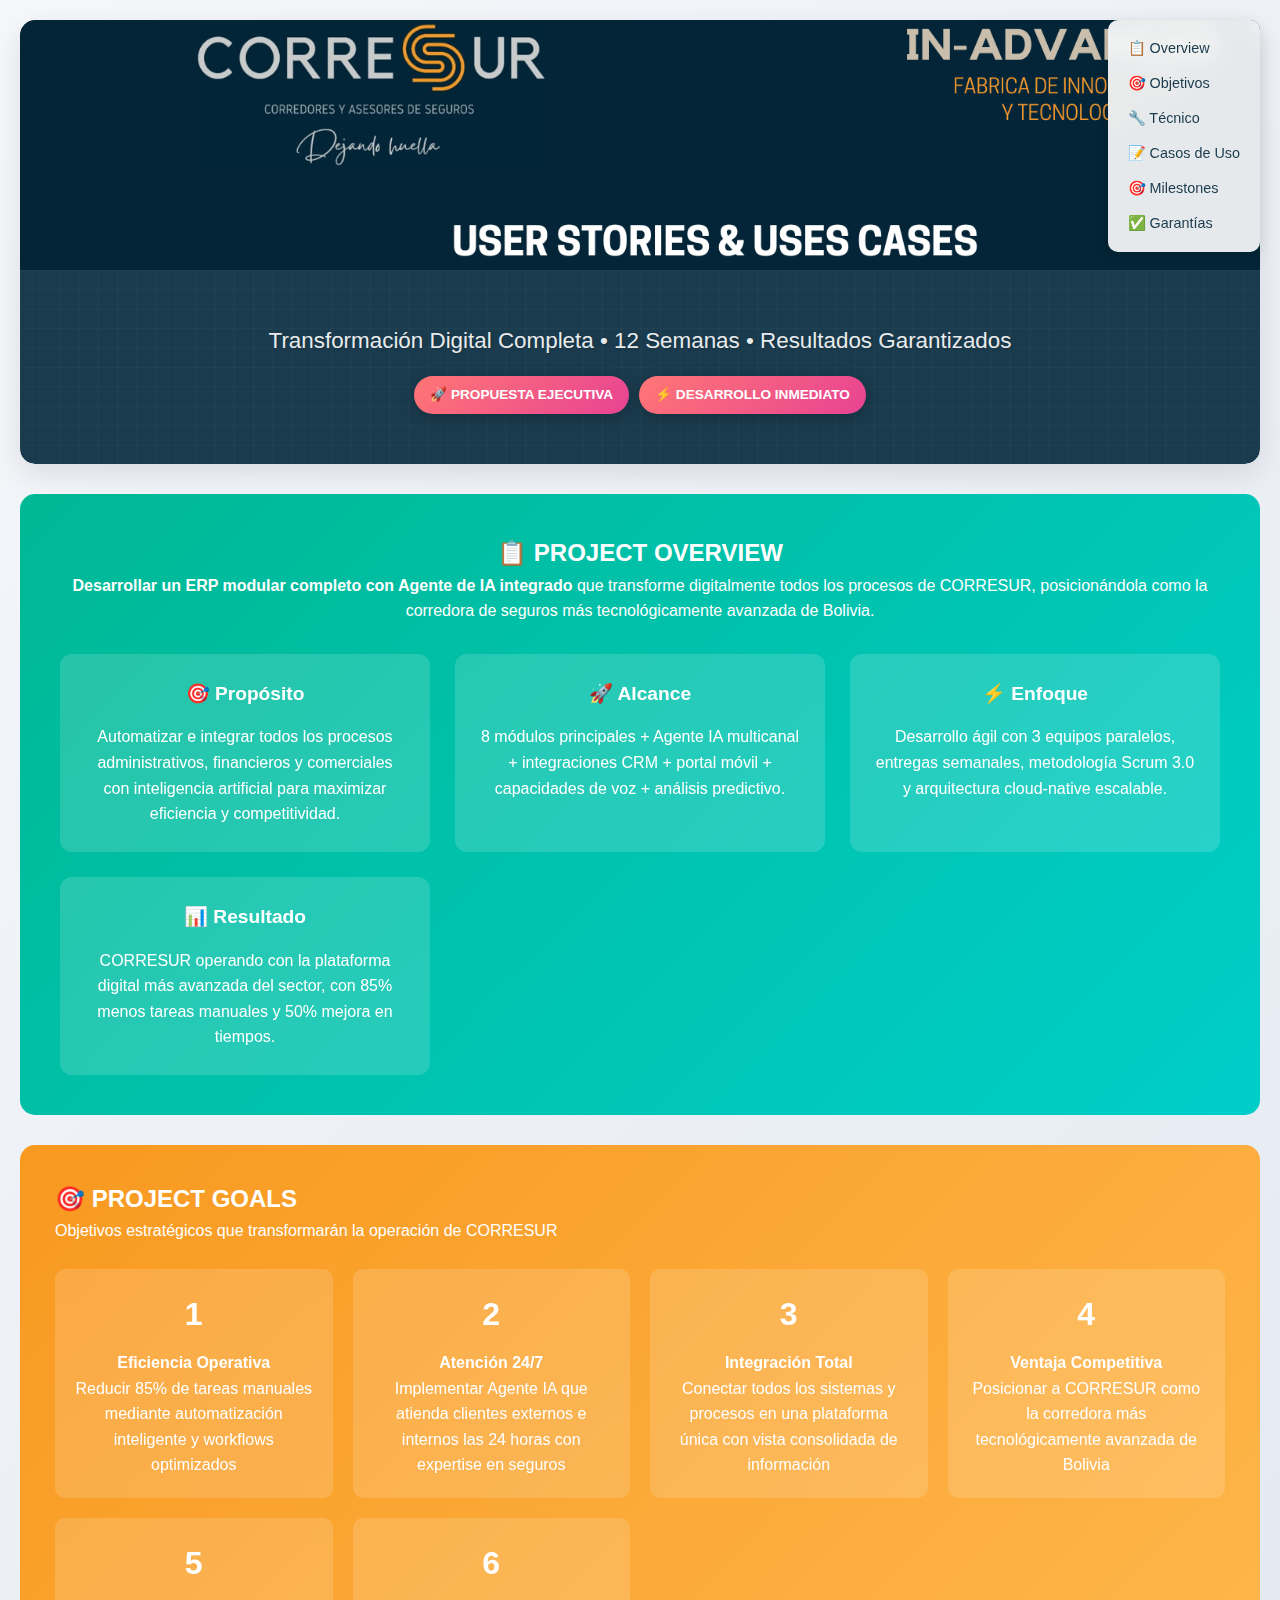
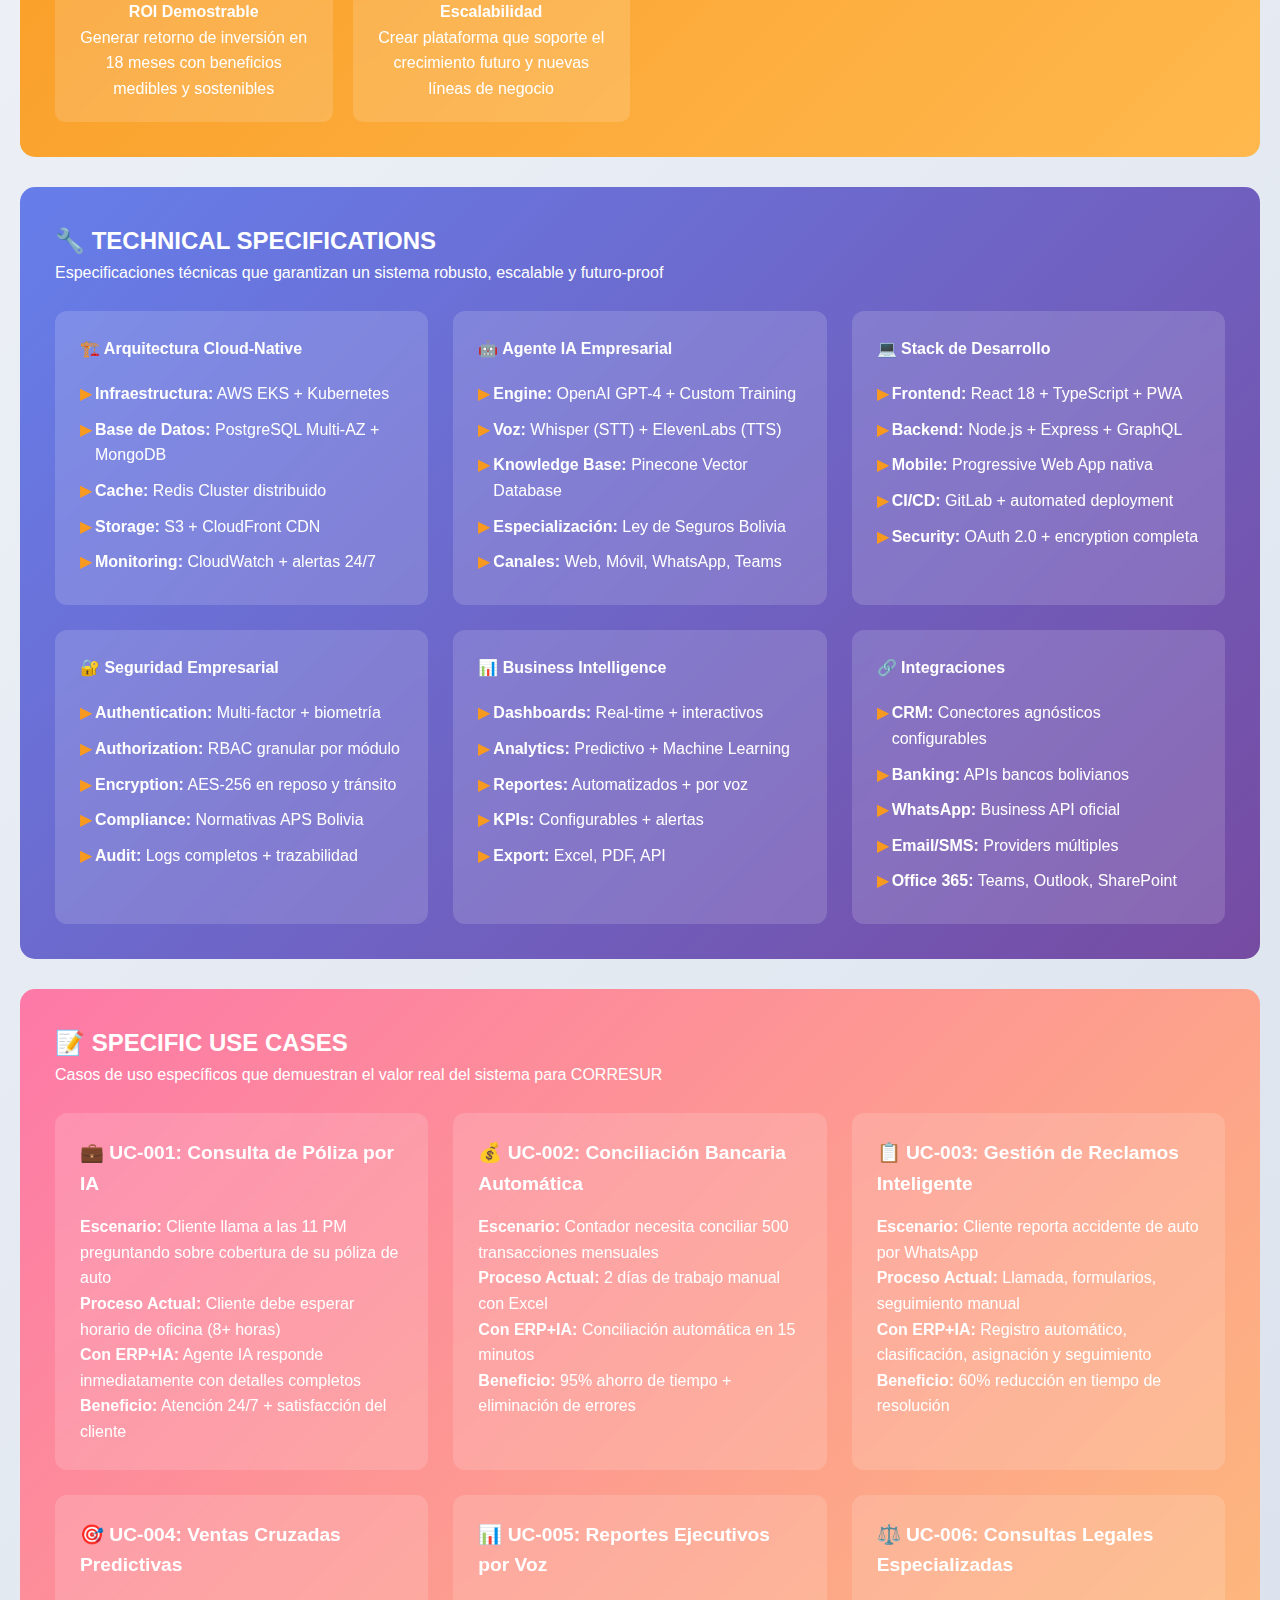
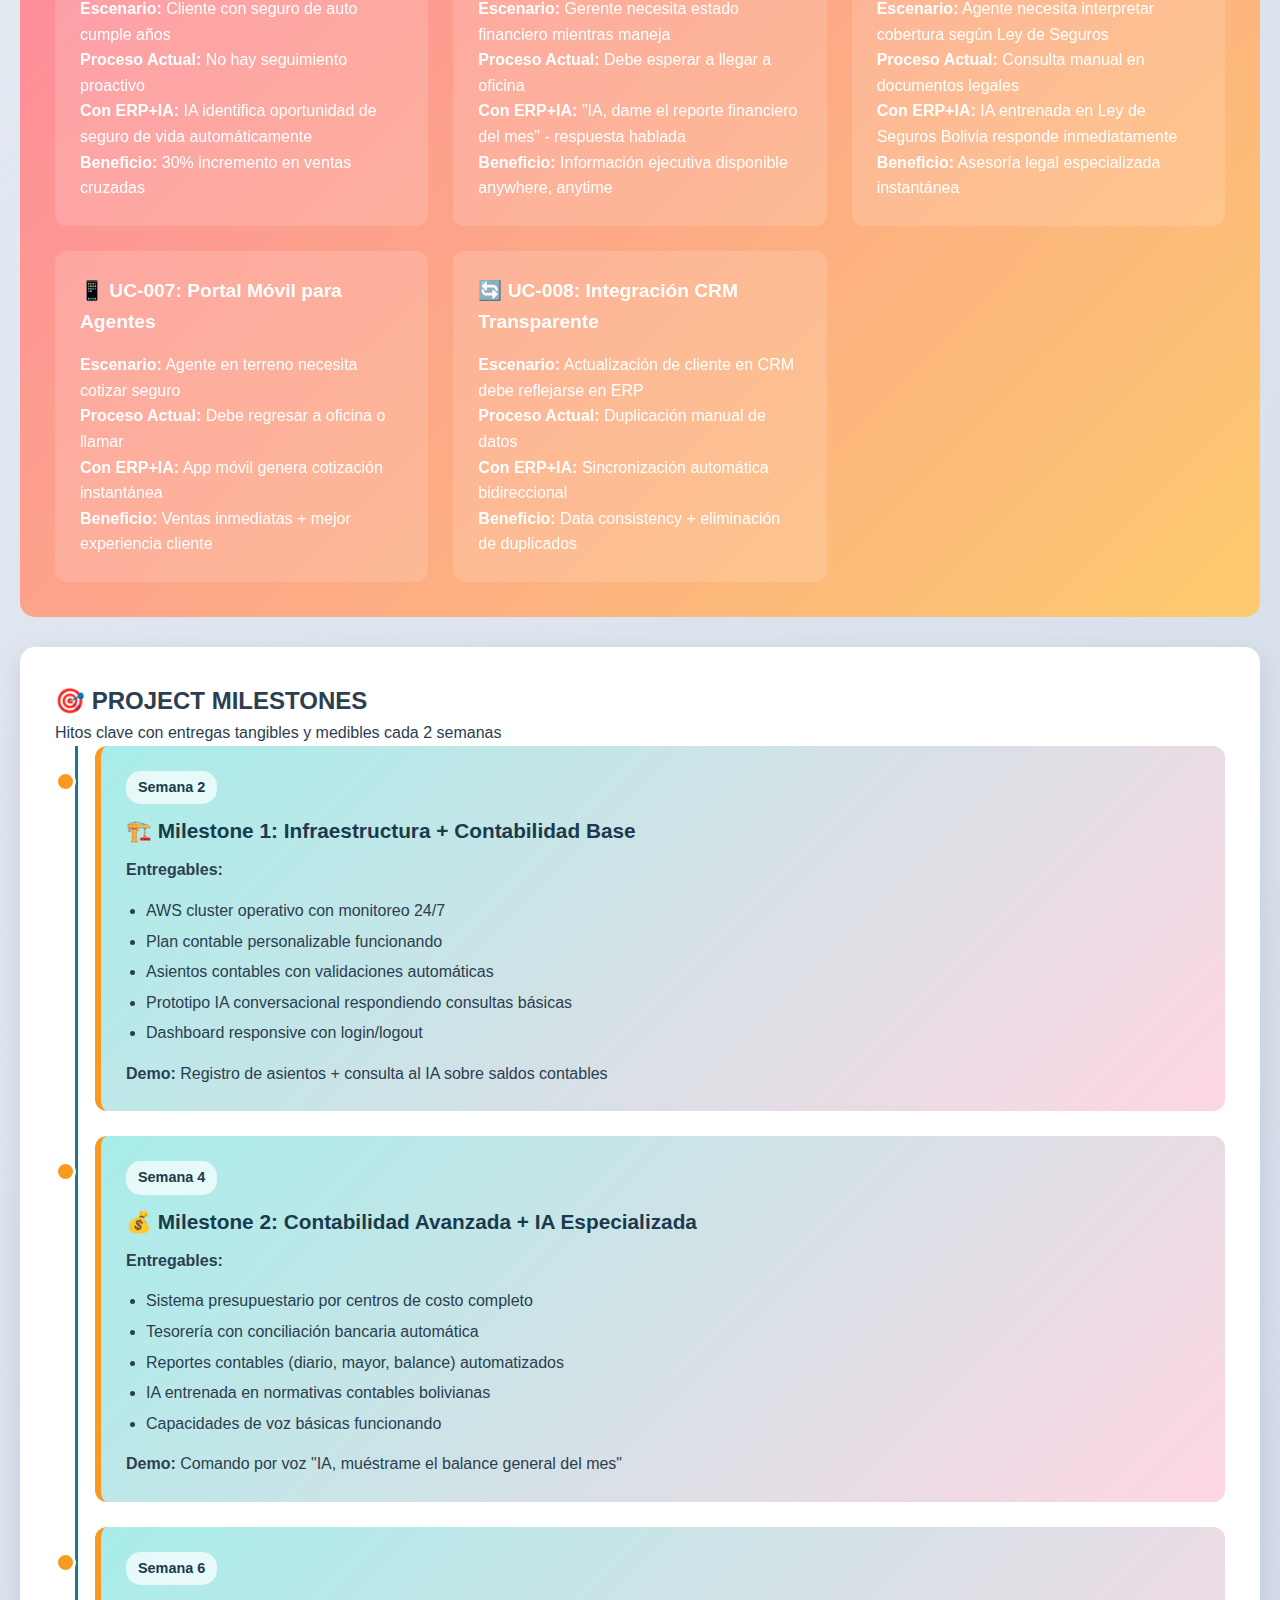
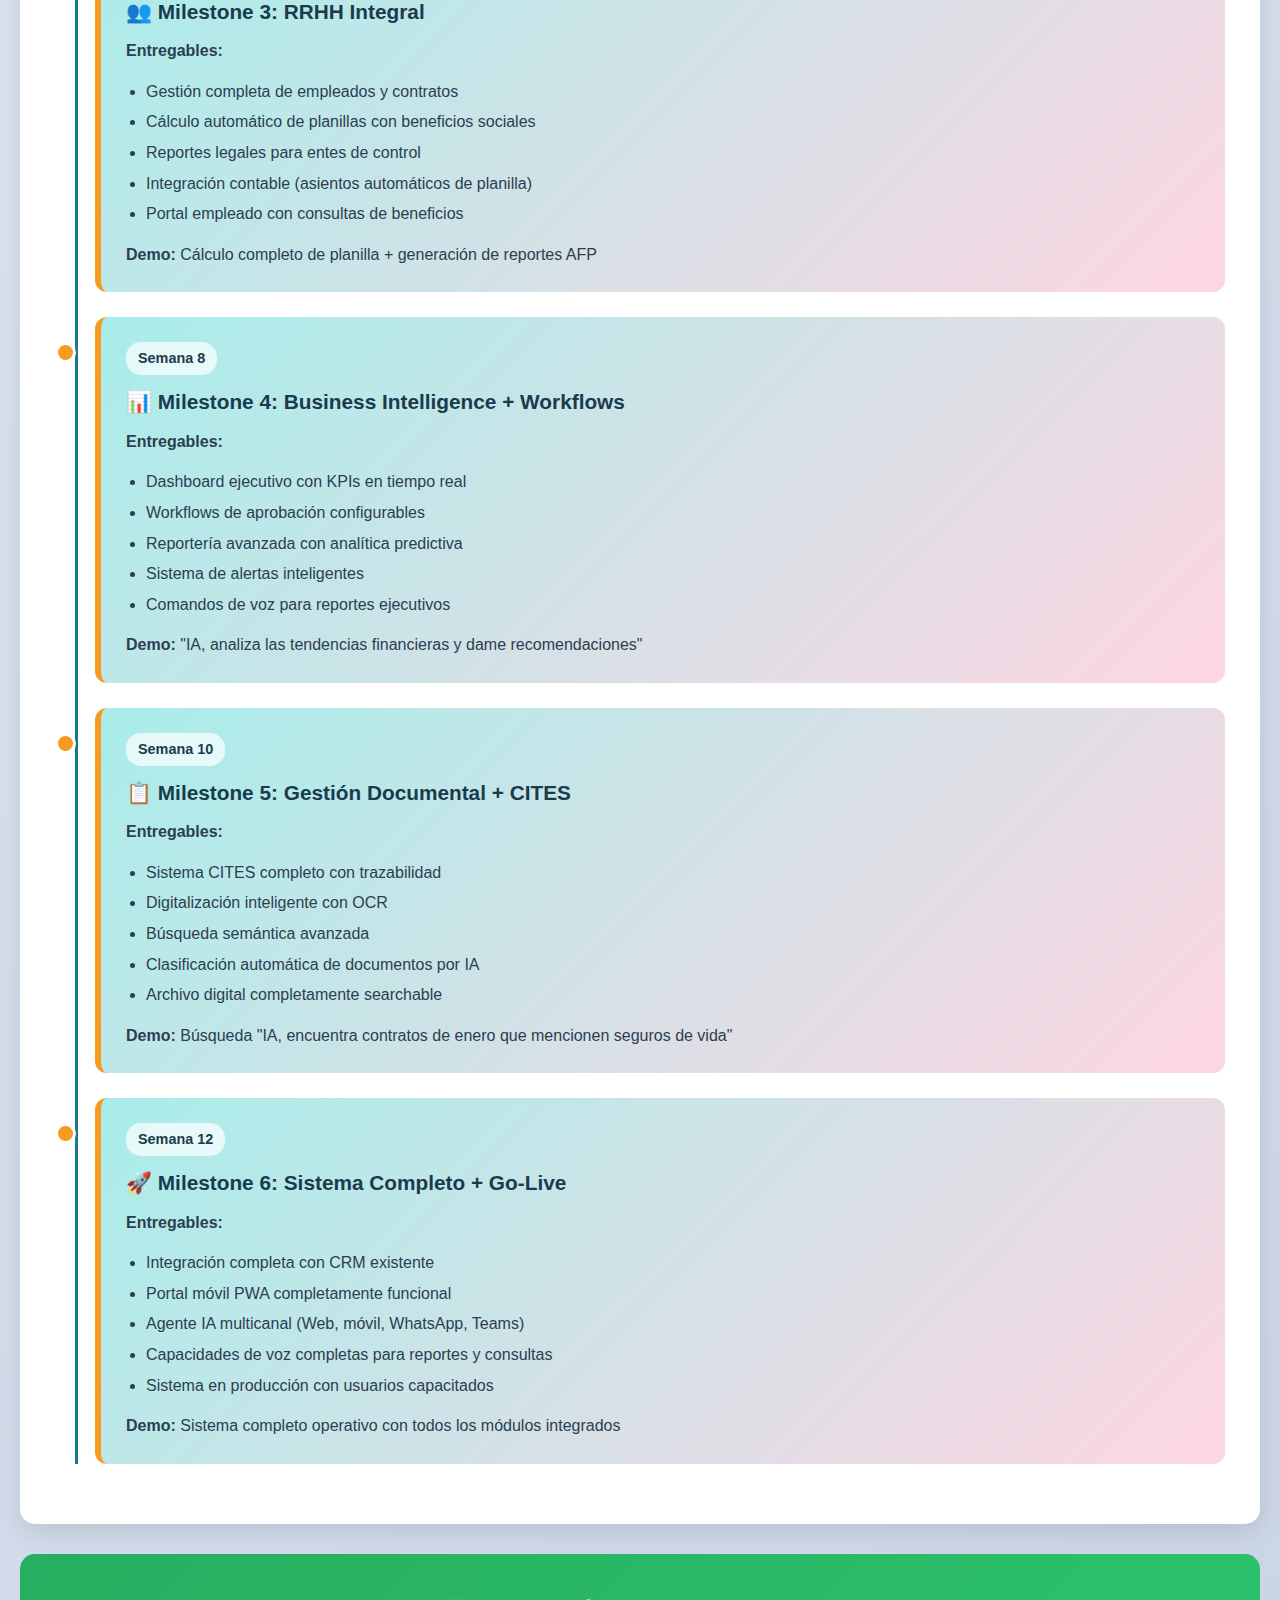
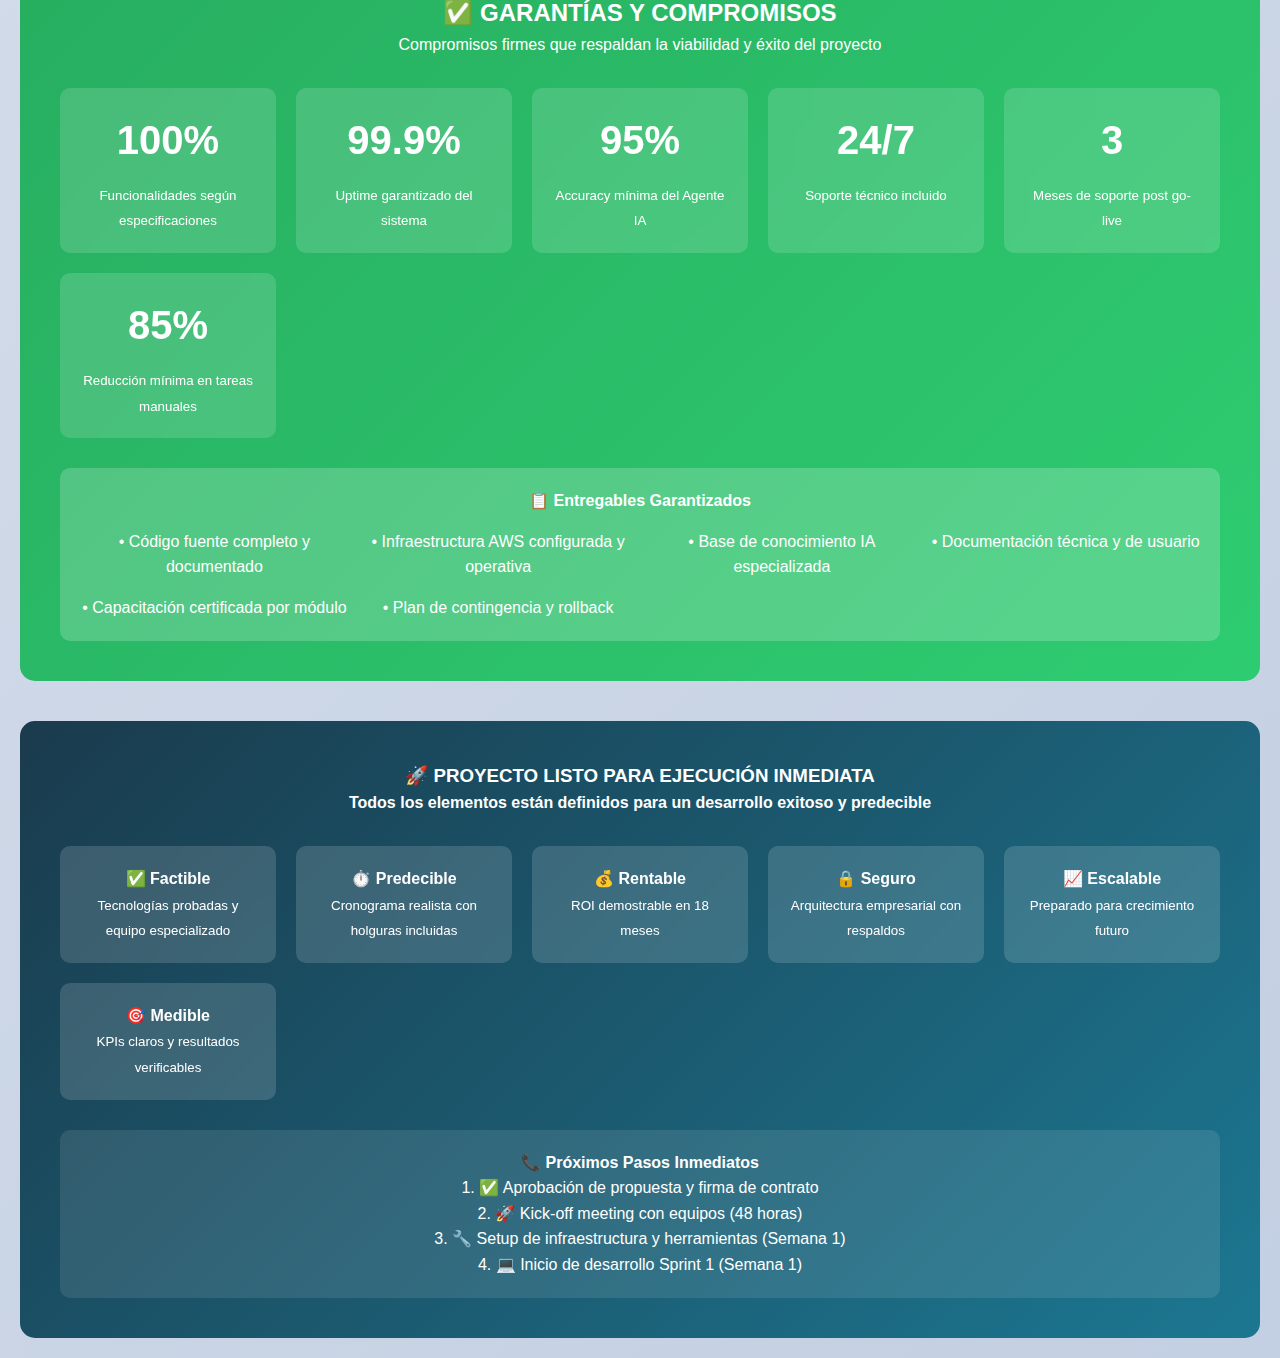
<file: index.html>
<!DOCTYPE html>
<html lang="es">
<head>
    <meta charset="UTF-8">
    <meta name="viewport" content="width=device-width, initial-scale=1.0">
    <title>ERP+IA CORRESUR - Propuesta Ejecutiva</title>
    <meta name="description" content="Propuesta ejecutiva para transformación digital completa de CORRESUR con ERP modular e IA integrada">
    <meta name="keywords" content="ERP, IA, CORRESUR, Bolivia, seguros, transformación digital">
    
    <!-- Favicon -->
    <link rel="icon" type="image/png" href="img/banner-corresur.png">
    <link rel="apple-touch-icon" href="img/banner-corresur.png">
    
    <!-- CSS -->
    <link rel="stylesheet" href="css/styles.css">
</head>
<body>
    <div class="scroll-indicator" id="scrollIndicator"></div>
    
    <nav class="nav-menu">
        <a href="#overview">📋 Overview</a>
        <a href="#goals">🎯 Objetivos</a>
        <a href="#specs">🔧 Técnico</a>
        <a href="#use-cases">📝 Casos de Uso</a>
        <a href="#milestones">🎯 Milestones</a>
        <a href="#guarantees">✅ Garantías</a>
    </nav>
    
    <div class="container">
        <header class="corresur-header">
            <!-- Banner Principal Responsivo -->
            <div class="banner-container">
                <img src="img/banner-corresur.png" alt="CORRESUR & IN-ADVANCED - ERP+IA" class="responsive-banner">
            </div>
            
            <!-- Contenido del Header -->
            <div class="header-content">
                <div class="main-title">ERP+IA Empresarial</div>
                <div class="project-subtitle">Transformación Digital Completa • 12 Semanas • Resultados Garantizados</div>
                
                <div class="badges-container">
                    <span class="badge">🚀 PROPUESTA EJECUTIVA</span>
                    <span class="badge">⚡ DESARROLLO INMEDIATO</span>
                </div>
            </div>
        </header>

        <section id="overview" class="overview-hero">
            <h2>📋 PROJECT OVERVIEW</h2>
            <p><strong>Desarrollar un ERP modular completo con Agente de IA integrado</strong> que transforme digitalmente todos los procesos de CORRESUR, posicionándola como la corredora de seguros más tecnológicamente avanzada de Bolivia.</p>
            
            <div class="overview-grid">
                <div class="overview-card">
                    <h4>🎯 Propósito</h4>
                    <p>Automatizar e integrar todos los procesos administrativos, financieros y comerciales con inteligencia artificial para maximizar eficiencia y competitividad.</p>
                </div>
                <div class="overview-card">
                    <h4>🚀 Alcance</h4>
                    <p>8 módulos principales + Agente IA multicanal + integraciones CRM + portal móvil + capacidades de voz + análisis predictivo.</p>
                </div>
                <div class="overview-card">
                    <h4>⚡ Enfoque</h4>
                    <p>Desarrollo ágil con 3 equipos paralelos, entregas semanales, metodología Scrum 3.0 y arquitectura cloud-native escalable.</p>
                </div>
                <div class="overview-card">
                    <h4>📊 Resultado</h4>
                    <p>CORRESUR operando con la plataforma digital más avanzada del sector, con 85% menos tareas manuales y 50% mejora en tiempos.</p>
                </div>
            </div>
        </section>

        <section id="goals" class="goals-section">
            <h2>🎯 PROJECT GOALS</h2>
            <p>Objetivos estratégicos que transformarán la operación de CORRESUR</p>
            
            <div class="goals-grid">
                <div class="goal-card">
                    <span class="goal-number">1</span>
                    <h4>Eficiencia Operativa</h4>
                    <p>Reducir 85% de tareas manuales mediante automatización inteligente y workflows optimizados</p>
                </div>
                <div class="goal-card">
                    <span class="goal-number">2</span>
                    <h4>Atención 24/7</h4>
                    <p>Implementar Agente IA que atienda clientes externos e internos las 24 horas con expertise en seguros</p>
                </div>
                <div class="goal-card">
                    <span class="goal-number">3</span>
                    <h4>Integración Total</h4>
                    <p>Conectar todos los sistemas y procesos en una plataforma única con vista consolidada de información</p>
                </div>
                <div class="goal-card">
                    <span class="goal-number">4</span>
                    <h4>Ventaja Competitiva</h4>
                    <p>Posicionar a CORRESUR como la corredora más tecnológicamente avanzada de Bolivia</p>
                </div>
                <div class="goal-card">
                    <span class="goal-number">5</span>
                    <h4>ROI Demostrable</h4>
                    <p>Generar retorno de inversión en 18 meses con beneficios medibles y sostenibles</p>
                </div>
                <div class="goal-card">
                    <span class="goal-number">6</span>
                    <h4>Escalabilidad</h4>
                    <p>Crear plataforma que soporte el crecimiento futuro y nuevas líneas de negocio</p>
                </div>
            </div>
        </section>

        <section id="specs" class="specifications-section">
            <h2>🔧 TECHNICAL SPECIFICATIONS</h2>
            <p>Especificaciones técnicas que garantizan un sistema robusto, escalable y futuro-proof</p>
            
            <div class="specs-grid">
                <div class="spec-card">
                    <h4>🏗️ Arquitectura Cloud-Native</h4>
                    <ul>
                        <li><strong>Infraestructura:</strong> AWS EKS + Kubernetes</li>
                        <li><strong>Base de Datos:</strong> PostgreSQL Multi-AZ + MongoDB</li>
                        <li><strong>Cache:</strong> Redis Cluster distribuido</li>
                        <li><strong>Storage:</strong> S3 + CloudFront CDN</li>
                        <li><strong>Monitoring:</strong> CloudWatch + alertas 24/7</li>
                    </ul>
                </div>
                
                <div class="spec-card">
                    <h4>🤖 Agente IA Empresarial</h4>
                    <ul>
                        <li><strong>Engine:</strong> OpenAI GPT-4 + Custom Training</li>
                        <li><strong>Voz:</strong> Whisper (STT) + ElevenLabs (TTS)</li>
                        <li><strong>Knowledge Base:</strong> Pinecone Vector Database</li>
                        <li><strong>Especialización:</strong> Ley de Seguros Bolivia</li>
                        <li><strong>Canales:</strong> Web, Móvil, WhatsApp, Teams</li>
                    </ul>
                </div>
                
                <div class="spec-card">
                    <h4>💻 Stack de Desarrollo</h4>
                    <ul>
                        <li><strong>Frontend:</strong> React 18 + TypeScript + PWA</li>
                        <li><strong>Backend:</strong> Node.js + Express + GraphQL</li>
                        <li><strong>Mobile:</strong> Progressive Web App nativa</li>
                        <li><strong>CI/CD:</strong> GitLab + automated deployment</li>
                        <li><strong>Security:</strong> OAuth 2.0 + encryption completa</li>
                    </ul>
                </div>
                
                <div class="spec-card">
                    <h4>🔐 Seguridad Empresarial</h4>
                    <ul>
                        <li><strong>Authentication:</strong> Multi-factor + biometría</li>
                        <li><strong>Authorization:</strong> RBAC granular por módulo</li>
                        <li><strong>Encryption:</strong> AES-256 en reposo y tránsito</li>
                        <li><strong>Compliance:</strong> Normativas APS Bolivia</li>
                        <li><strong>Audit:</strong> Logs completos + trazabilidad</li>
                    </ul>
                </div>
                
                <div class="spec-card">
                    <h4>📊 Business Intelligence</h4>
                    <ul>
                        <li><strong>Dashboards:</strong> Real-time + interactivos</li>
                        <li><strong>Analytics:</strong> Predictivo + Machine Learning</li>
                        <li><strong>Reportes:</strong> Automatizados + por voz</li>
                        <li><strong>KPIs:</strong> Configurables + alertas</li>
                        <li><strong>Export:</strong> Excel, PDF, API</li>
                    </ul>
                </div>
                
                <div class="spec-card">
                    <h4>🔗 Integraciones</h4>
                    <ul>
                        <li><strong>CRM:</strong> Conectores agnósticos configurables</li>
                        <li><strong>Banking:</strong> APIs bancos bolivianos</li>
                        <li><strong>WhatsApp:</strong> Business API oficial</li>
                        <li><strong>Email/SMS:</strong> Providers múltiples</li>
                        <li><strong>Office 365:</strong> Teams, Outlook, SharePoint</li>
                    </ul>
                </div>
            </div>
        </section>

        <section id="use-cases" class="use-cases-section">
            <h2>📝 SPECIFIC USE CASES</h2>
            <p>Casos de uso específicos que demuestran el valor real del sistema para CORRESUR</p>
            
            <div class="use-case-grid">
                <div class="use-case-card">
                    <h5>💼 UC-001: Consulta de Póliza por IA</h5>
                    <p><strong>Escenario:</strong> Cliente llama a las 11 PM preguntando sobre cobertura de su póliza de auto</p>
                    <p><strong>Proceso Actual:</strong> Cliente debe esperar horario de oficina (8+ horas)</p>
                    <p><strong>Con ERP+IA:</strong> Agente IA responde inmediatamente con detalles completos</p>
                    <p><strong>Beneficio:</strong> Atención 24/7 + satisfacción del cliente</p>
                </div>
                
                <div class="use-case-card">
                    <h5>💰 UC-002: Conciliación Bancaria Automática</h5>
                    <p><strong>Escenario:</strong> Contador necesita conciliar 500 transacciones mensuales</p>
                    <p><strong>Proceso Actual:</strong> 2 días de trabajo manual con Excel</p>
                    <p><strong>Con ERP+IA:</strong> Conciliación automática en 15 minutos</p>
                    <p><strong>Beneficio:</strong> 95% ahorro de tiempo + eliminación de errores</p>
                </div>
                
                <div class="use-case-card">
                    <h5>📋 UC-003: Gestión de Reclamos Inteligente</h5>
                    <p><strong>Escenario:</strong> Cliente reporta accidente de auto por WhatsApp</p>
                    <p><strong>Proceso Actual:</strong> Llamada, formularios, seguimiento manual</p>
                    <p><strong>Con ERP+IA:</strong> Registro automático, clasificación, asignación y seguimiento</p>
                    <p><strong>Beneficio:</strong> 60% reducción en tiempo de resolución</p>
                </div>
                
                <div class="use-case-card">
                    <h5>🎯 UC-004: Ventas Cruzadas Predictivas</h5>
                    <p><strong>Escenario:</strong> Cliente con seguro de auto cumple años</p>
                    <p><strong>Proceso Actual:</strong> No hay seguimiento proactivo</p>
                    <p><strong>Con ERP+IA:</strong> IA identifica oportunidad de seguro de vida automáticamente</p>
                    <p><strong>Beneficio:</strong> 30% incremento en ventas cruzadas</p>
                </div>
                
                <div class="use-case-card">
                    <h5>📊 UC-005: Reportes Ejecutivos por Voz</h5>
                    <p><strong>Escenario:</strong> Gerente necesita estado financiero mientras maneja</p>
                    <p><strong>Proceso Actual:</strong> Debe esperar a llegar a oficina</p>
                    <p><strong>Con ERP+IA:</strong> "IA, dame el reporte financiero del mes" - respuesta hablada</p>
                    <p><strong>Beneficio:</strong> Información ejecutiva disponible anywhere, anytime</p>
                </div>
                
                <div class="use-case-card">
                    <h5>⚖️ UC-006: Consultas Legales Especializadas</h5>
                    <p><strong>Escenario:</strong> Agente necesita interpretar cobertura según Ley de Seguros</p>
                    <p><strong>Proceso Actual:</strong> Consulta manual en documentos legales</p>
                    <p><strong>Con ERP+IA:</strong> IA entrenada en Ley de Seguros Bolivia responde inmediatamente</p>
                    <p><strong>Beneficio:</strong> Asesoría legal especializada instantánea</p>
                </div>
                
                <div class="use-case-card">
                    <h5>📱 UC-007: Portal Móvil para Agentes</h5>
                    <p><strong>Escenario:</strong> Agente en terreno necesita cotizar seguro</p>
                    <p><strong>Proceso Actual:</strong> Debe regresar a oficina o llamar</p>
                    <p><strong>Con ERP+IA:</strong> App móvil genera cotización instantánea</p>
                    <p><strong>Beneficio:</strong> Ventas inmediatas + mejor experiencia cliente</p>
                </div>
                
                <div class="use-case-card">
                    <h5>🔄 UC-008: Integración CRM Transparente</h5>
                    <p><strong>Escenario:</strong> Actualización de cliente en CRM debe reflejarse en ERP</p>
                    <p><strong>Proceso Actual:</strong> Duplicación manual de datos</p>
                    <p><strong>Con ERP+IA:</strong> Sincronización automática bidireccional</p>
                    <p><strong>Beneficio:</strong> Data consistency + eliminación de duplicados</p>
                </div>
            </div>
        </section>

        <section id="milestones" class="milestones-section">
            <h2>🎯 PROJECT MILESTONES</h2>
            <p>Hitos clave con entregas tangibles y medibles cada 2 semanas</p>
            
            <div class="milestone-timeline">
                <div class="milestone-item">
                    <div class="milestone-date">Semana 2</div>
                    <h4>🏗️ Milestone 1: Infraestructura + Contabilidad Base</h4>
                    <p><strong>Entregables:</strong></p>
                    <ul>
                        <li>AWS cluster operativo con monitoreo 24/7</li>
                        <li>Plan contable personalizable funcionando</li>
                        <li>Asientos contables con validaciones automáticas</li>
                        <li>Prototipo IA conversacional respondiendo consultas básicas</li>
                        <li>Dashboard responsive con login/logout</li>
                    </ul>
                    <p><strong>Demo:</strong> Registro de asientos + consulta al IA sobre saldos contables</p>
                </div>

                <div class="milestone-item">
                    <div class="milestone-date">Semana 4</div>
                    <h4>💰 Milestone 2: Contabilidad Avanzada + IA Especializada</h4>
                    <p><strong>Entregables:</strong></p>
                    <ul>
                        <li>Sistema presupuestario por centros de costo completo</li>
                        <li>Tesorería con conciliación bancaria automática</li>
                        <li>Reportes contables (diario, mayor, balance) automatizados</li>
                        <li>IA entrenada en normativas contables bolivianas</li>
                        <li>Capacidades de voz básicas funcionando</li>
                    </ul>
                    <p><strong>Demo:</strong> Comando por voz "IA, muéstrame el balance general del mes"</p>
                </div>

                <div class="milestone-item">
                    <div class="milestone-date">Semana 6</div>
                    <h4>👥 Milestone 3: RRHH Integral</h4>
                    <p><strong>Entregables:</strong></p>
                    <ul>
                        <li>Gestión completa de empleados y contratos</li>
                        <li>Cálculo automático de planillas con beneficios sociales</li>
                        <li>Reportes legales para entes de control</li>
                        <li>Integración contable (asientos automáticos de planilla)</li>
                        <li>Portal empleado con consultas de beneficios</li>
                    </ul>
                    <p><strong>Demo:</strong> Cálculo completo de planilla + generación de reportes AFP</p>
                </div>

                <div class="milestone-item">
                    <div class="milestone-date">Semana 8</div>
                    <h4>📊 Milestone 4: Business Intelligence + Workflows</h4>
                    <p><strong>Entregables:</strong></p>
                    <ul>
                        <li>Dashboard ejecutivo con KPIs en tiempo real</li>
                        <li>Workflows de aprobación configurables</li>
                        <li>Reportería avanzada con analítica predictiva</li>
                        <li>Sistema de alertas inteligentes</li>
                        <li>Comandos de voz para reportes ejecutivos</li>
                    </ul>
                    <p><strong>Demo:</strong> "IA, analiza las tendencias financieras y dame recomendaciones"</p>
                </div>

                <div class="milestone-item">
                    <div class="milestone-date">Semana 10</div>
                    <h4>📋 Milestone 5: Gestión Documental + CITES</h4>
                    <p><strong>Entregables:</strong></p>
                    <ul>
                        <li>Sistema CITES completo con trazabilidad</li>
                        <li>Digitalización inteligente con OCR</li>
                        <li>Búsqueda semántica avanzada</li>
                        <li>Clasificación automática de documentos por IA</li>
                        <li>Archivo digital completamente searchable</li>
                    </ul>
                    <p><strong>Demo:</strong> Búsqueda "IA, encuentra contratos de enero que mencionen seguros de vida"</p>
                </div>

                <div class="milestone-item">
                    <div class="milestone-date">Semana 12</div>
                    <h4>🚀 Milestone 6: Sistema Completo + Go-Live</h4>
                    <p><strong>Entregables:</strong></p>
                    <ul>
                        <li>Integración completa con CRM existente</li>
                        <li>Portal móvil PWA completamente funcional</li>
                        <li>Agente IA multicanal (Web, móvil, WhatsApp, Teams)</li>
                        <li>Capacidades de voz completas para reportes y consultas</li>
                        <li>Sistema en producción con usuarios capacitados</li>
                    </ul>
                    <p><strong>Demo:</strong> Sistema completo operativo con todos los módulos integrados</p>
                </div>
            </div>
        </section>

        <section id="guarantees" class="guarantee-section">
            <h2>✅ GARANTÍAS Y COMPROMISOS</h2>
            <p>Compromisos firmes que respaldan la viabilidad y éxito del proyecto</p>
            
            <div class="guarantee-grid">
                <div class="guarantee-item">
                    <span class="number">100%</span>
                    <small>Funcionalidades según especificaciones</small>
                </div>
                <div class="guarantee-item">
                    <span class="number">99.9%</span>
                    <small>Uptime garantizado del sistema</small>
                </div>
                <div class="guarantee-item">
                    <span class="number">95%</span>
                    <small>Accuracy mínima del Agente IA</small>
                </div>
                <div class="guarantee-item">
                    <span class="number">24/7</span>
                    <small>Soporte técnico incluido</small>
                </div>
                <div class="guarantee-item">
                    <span class="number">3</span>
                    <small>Meses de soporte post go-live</small>
                </div>
                <div class="guarantee-item">
                    <span class="number">85%</span>
                    <small>Reducción mínima en tareas manuales</small>
                </div>
            </div>

            <div style="margin-top: 30px; background: rgba(255,255,255,0.2); padding: 20px; border-radius: 10px;">
                <h4>📋 Entregables Garantizados</h4>
                <div style="display: grid; grid-template-columns: repeat(auto-fit, minmax(250px, 1fr)); gap: 15px; margin-top: 15px;">
                    <div>• Código fuente completo y documentado</div>
                    <div>• Infraestructura AWS configurada y operativa</div>
                    <div>• Base de conocimiento IA especializada</div>
                    <div>• Documentación técnica y de usuario</div>
                    <div>• Capacitación certificada por módulo</div>
                    <div>• Plan de contingencia y rollback</div>
                </div>
            </div>
        </section>

        <section class="footer-cta">
            <h3>🚀 PROYECTO LISTO PARA EJECUCIÓN INMEDIATA</h3>
            <p><strong>Todos los elementos están definidos para un desarrollo exitoso y predecible</strong></p>
            
            <div class="cta-grid">
                <div class="cta-item">
                    <strong>✅ Factible</strong><br>
                    <small>Tecnologías probadas y equipo especializado</small>
                </div>
                <div class="cta-item">
                    <strong>⏱️ Predecible</strong><br>
                    <small>Cronograma realista con holguras incluidas</small>
                </div>
                <div class="cta-item">
                    <strong>💰 Rentable</strong><br>
                    <small>ROI demostrable en 18 meses</small>
                </div>
                <div class="cta-item">
                    <strong>🔒 Seguro</strong><br>
                    <small>Arquitectura empresarial con respaldos</small>
                </div>
                <div class="cta-item">
                    <strong>📈 Escalable</strong><br>
                    <small>Preparado para crecimiento futuro</small>
                </div>
                <div class="cta-item">
                    <strong>🎯 Medible</strong><br>
                    <small>KPIs claros y resultados verificables</small>
                </div>
            </div>

            <div style="margin-top: 30px; padding: 20px; background: rgba(255,255,255,0.1); border-radius: 10px;">
                <h4>📞 Próximos Pasos Inmediatos</h4>
                <p>1. ✅ Aprobación de propuesta y firma de contrato<br>
                2. 🚀 Kick-off meeting con equipos (48 horas)<br>
                3. 🔧 Setup de infraestructura y herramientas (Semana 1)<br>
                4. 💻 Inicio de desarrollo Sprint 1 (Semana 1)</p>
            </div>
        </section>
    </div>

    <!-- JavaScript -->
    <script src="js/script.js"></script>
</body>
</html>
</file>
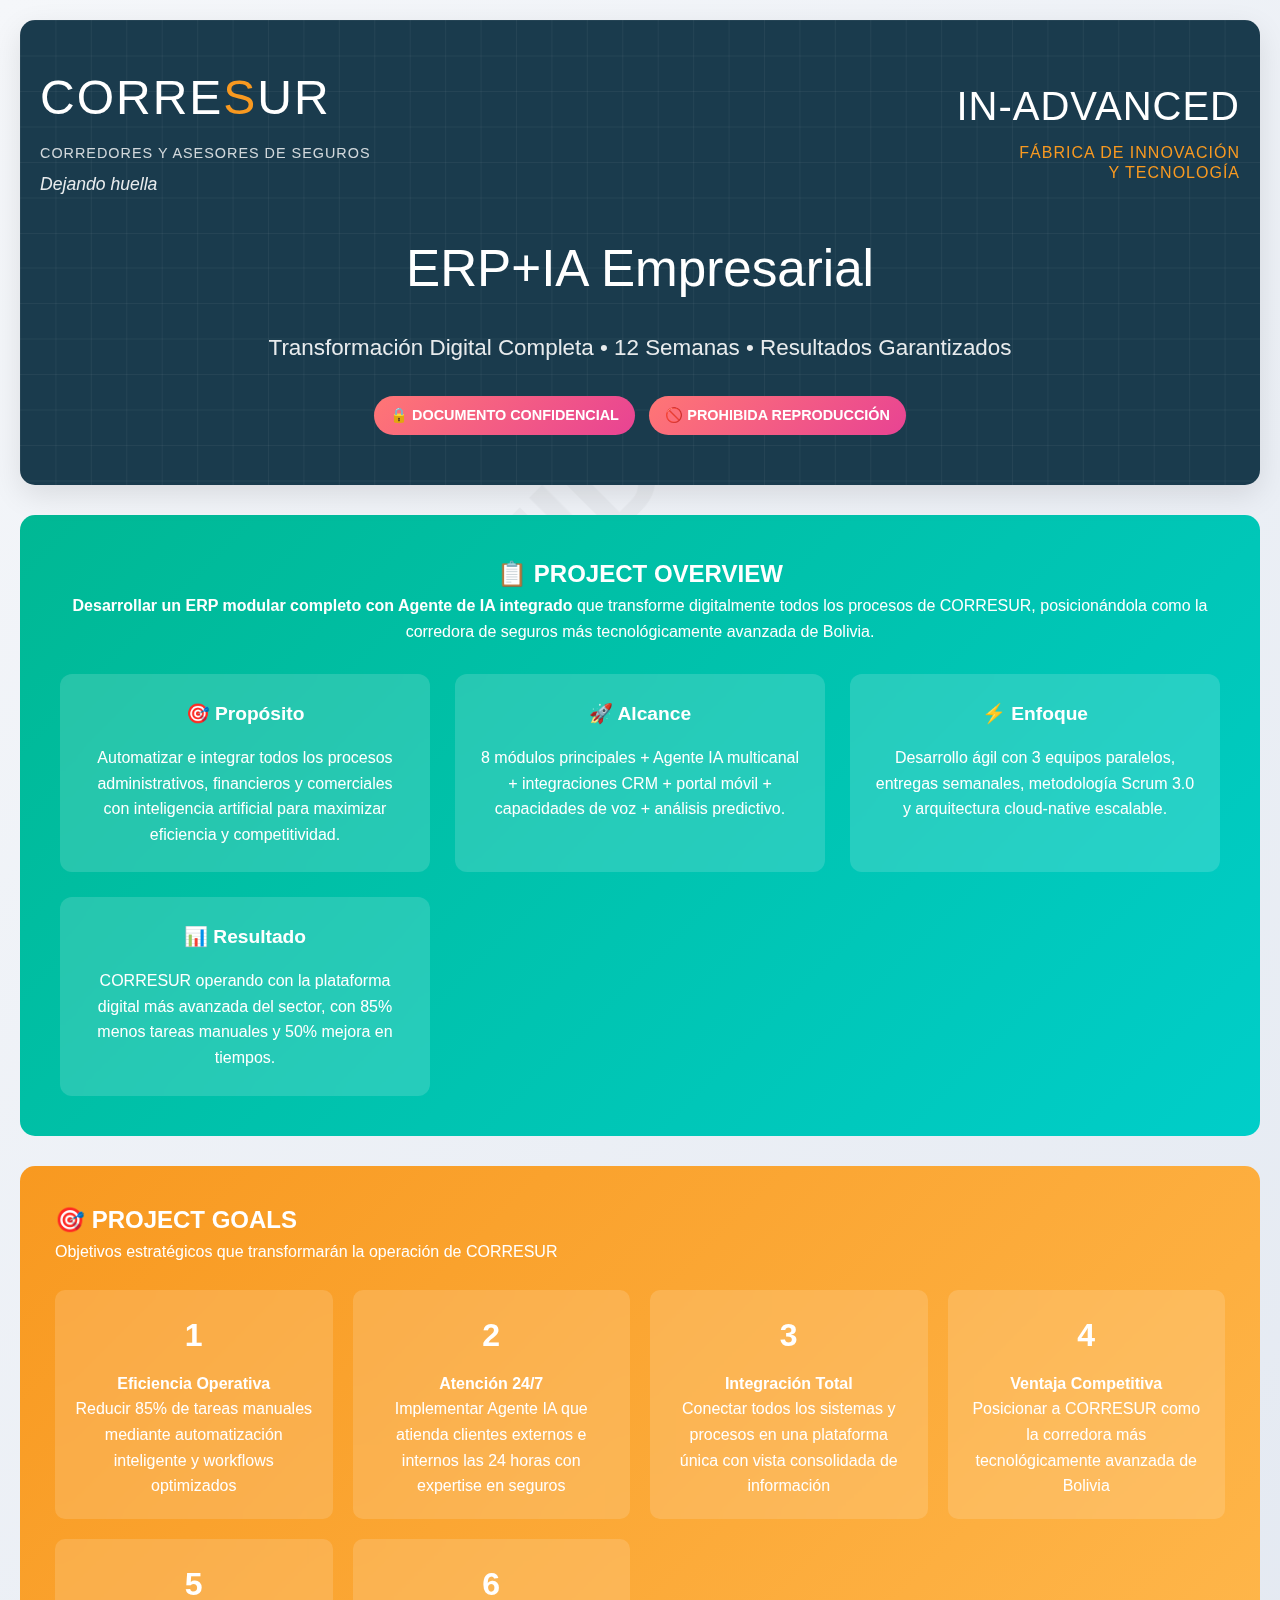
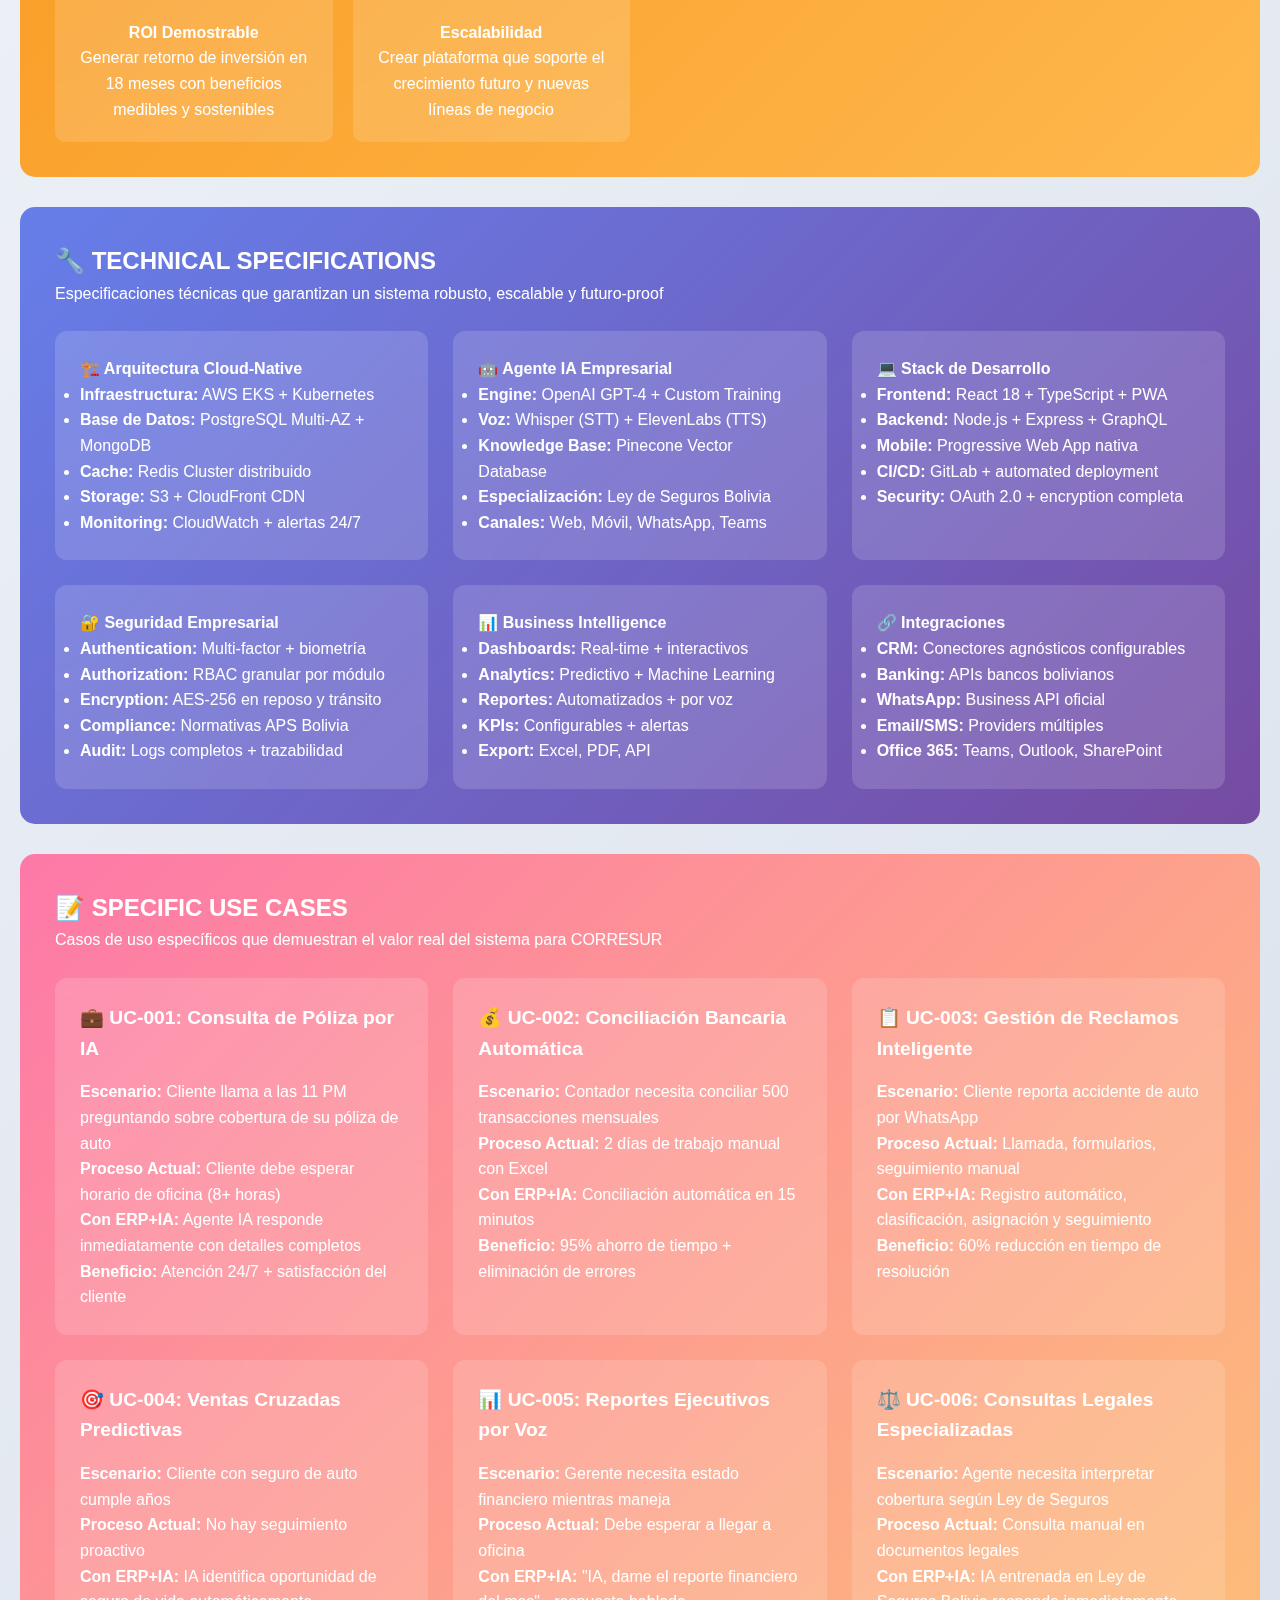
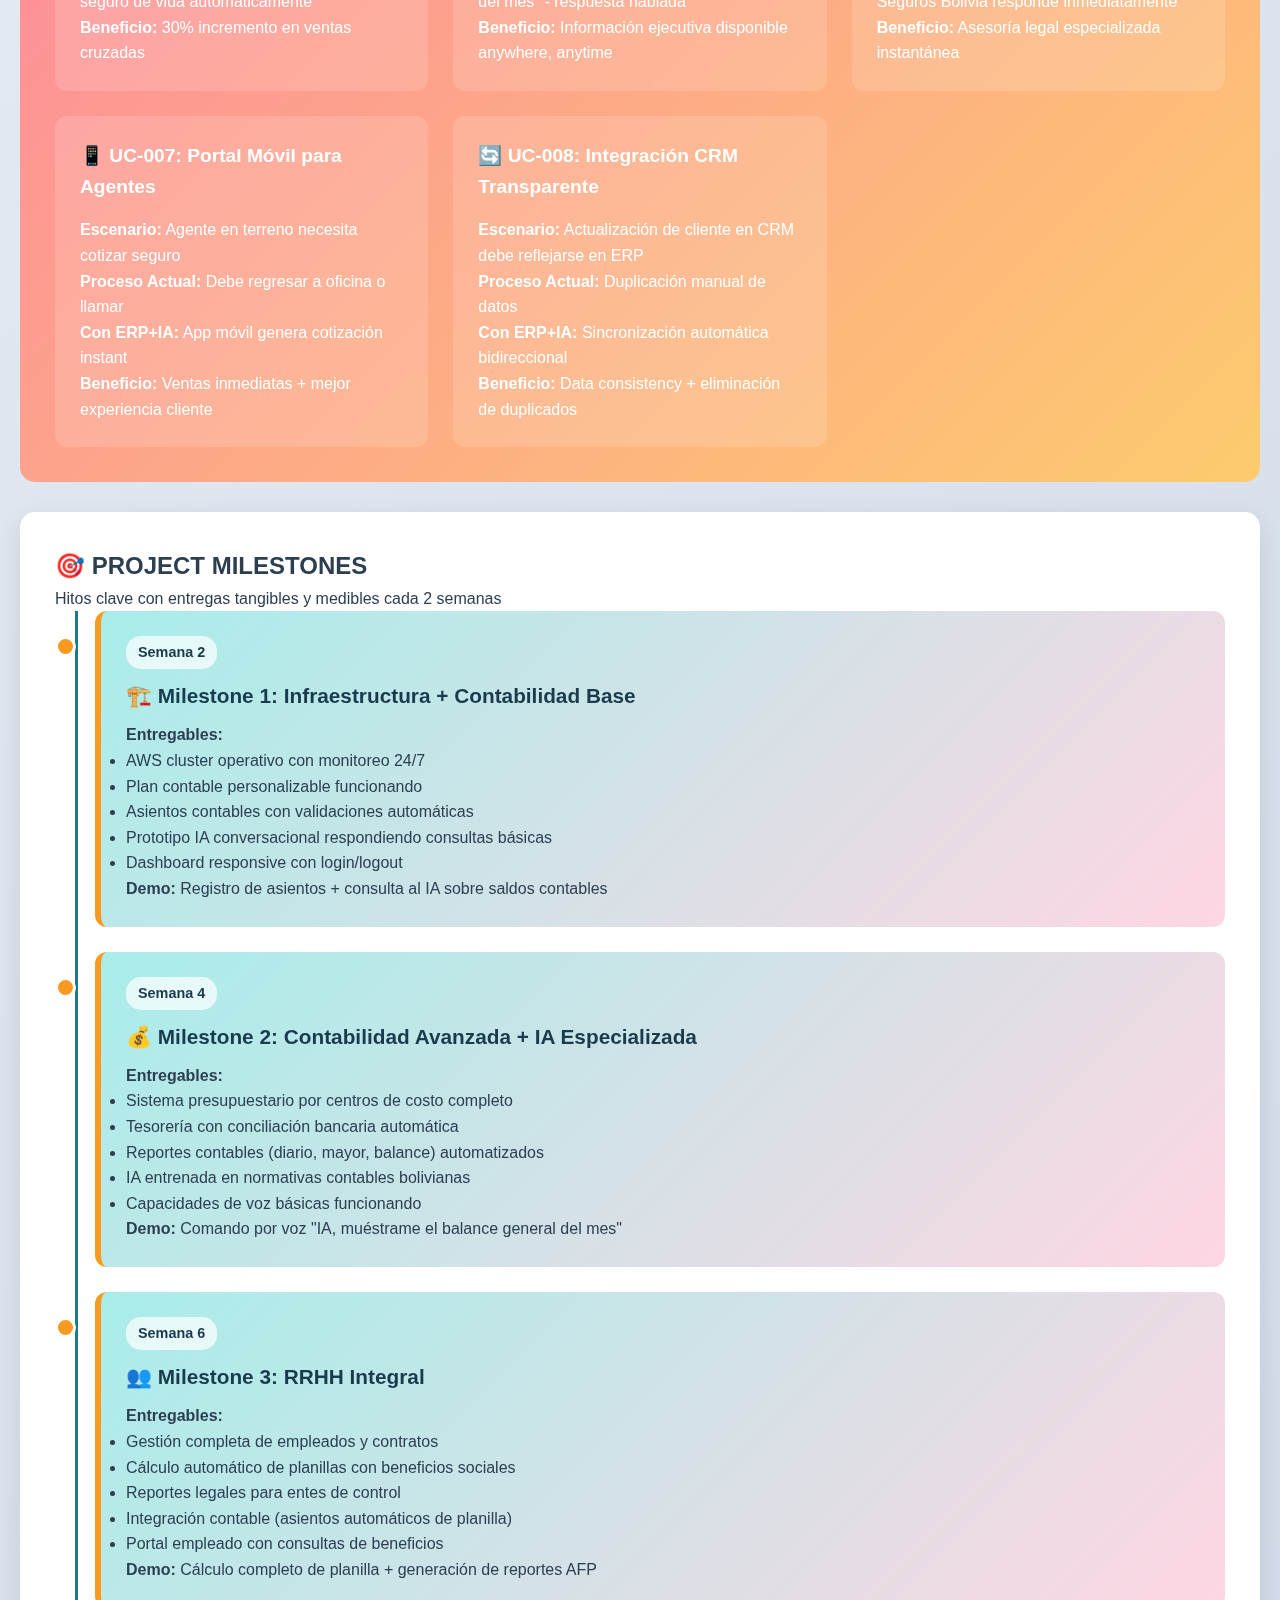
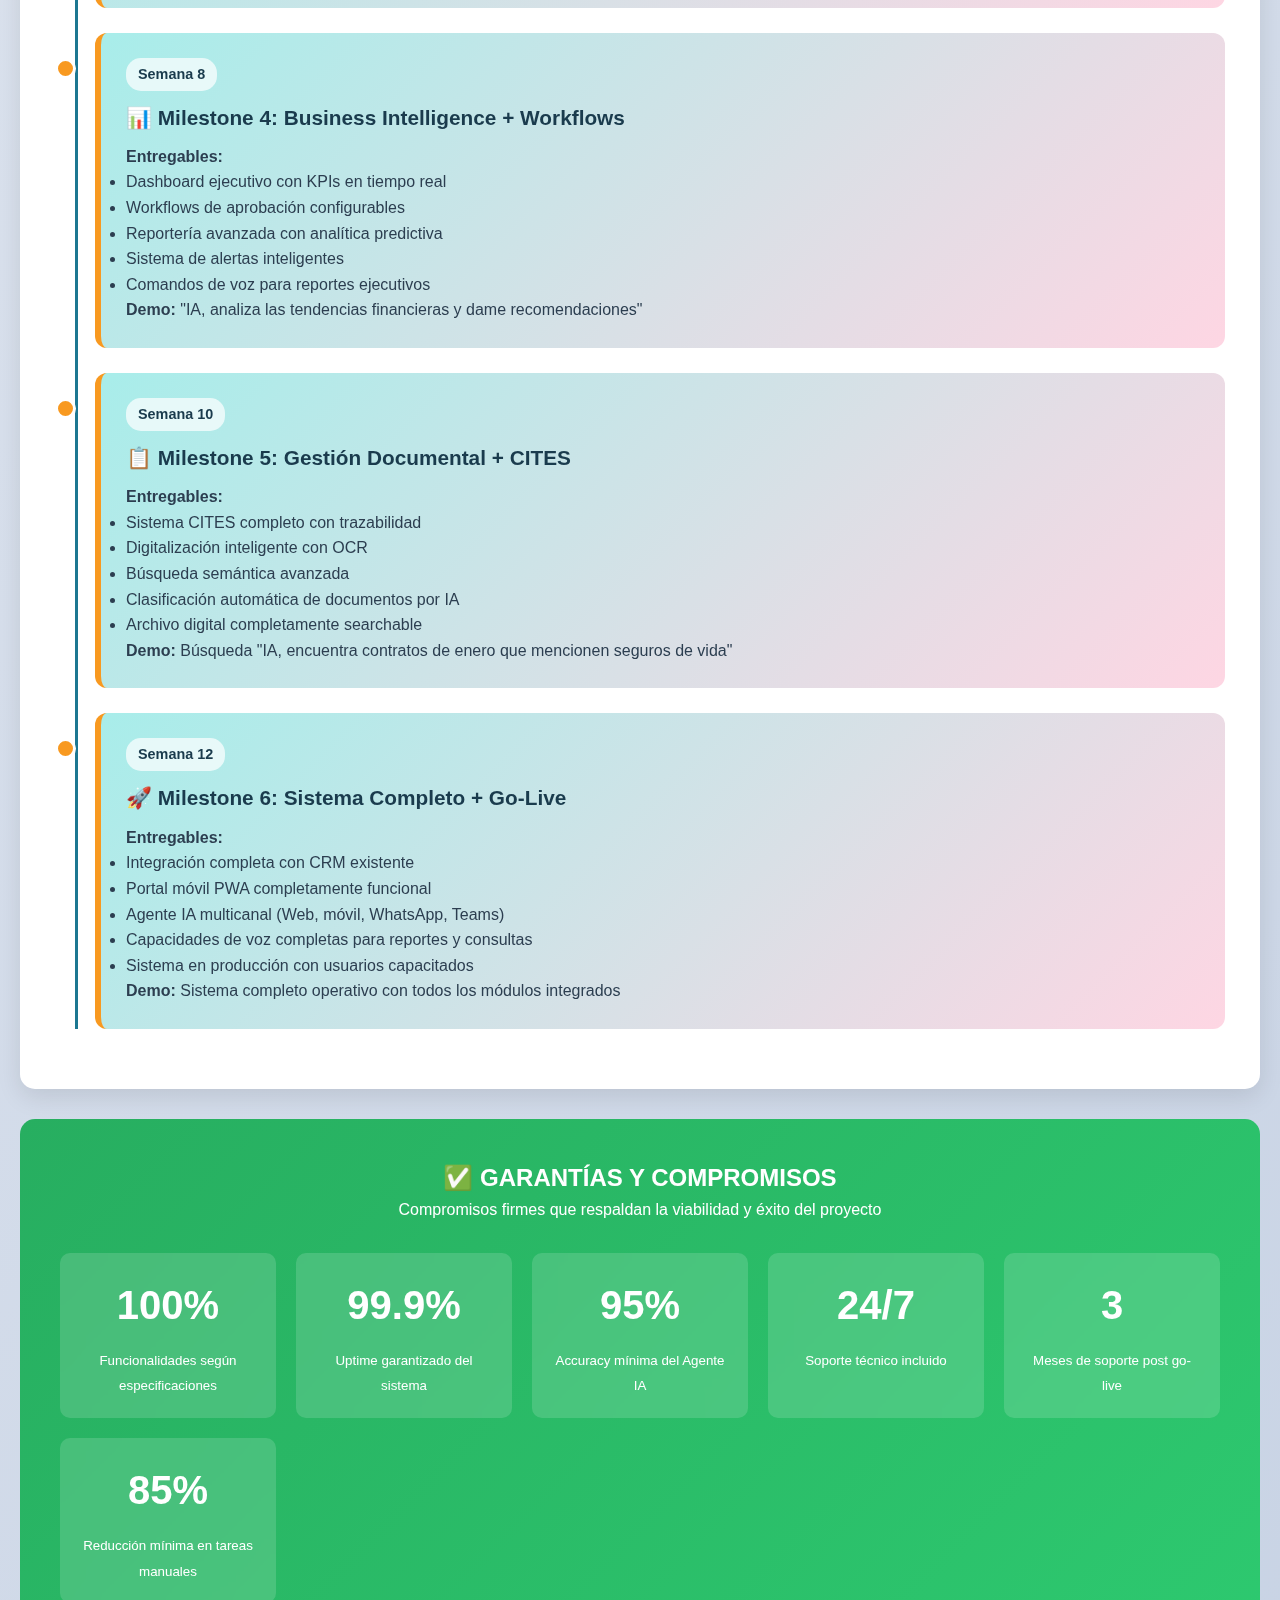
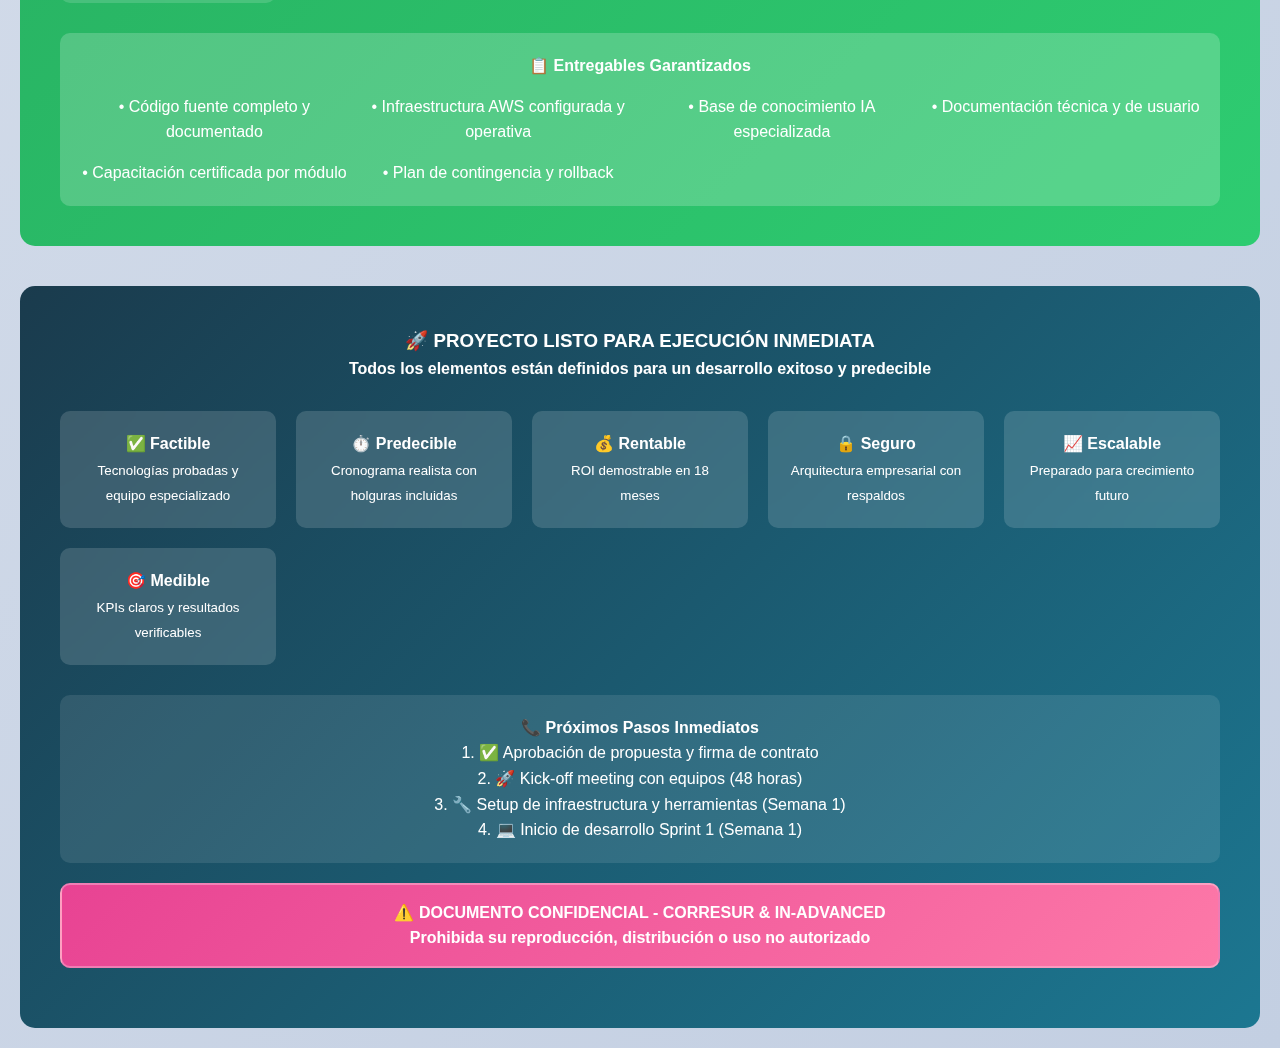
<file: propuesta/index.html>
<!DOCTYPE html>
<html lang="es">
<head>
    <meta charset="UTF-8">
    <meta name="viewport" content="width=device-width, initial-scale=1.0">
    <title>ERP+IA CORRESUR - Propuesta Ejecutiva</title>
    <style>
        :root {
            --primary-blue: #1a3b4d;
            --secondary-orange: #f89920;
            --accent-teal: #1c7791;
            --white: #ffffff;
            --dark-gray: #2c3e50;
            --success-green: #27ae60;
            --warning-red: #e74c3c;
            --ai-purple: #6c5ce7;
            --gradient-primary: linear-gradient(135deg, var(--primary-blue) 0%, var(--accent-teal) 100%);
            --gradient-secondary: linear-gradient(135deg, var(--secondary-orange) 0%, #ffb84d 100%);
        }

        * {
            margin: 0;
            padding: 0;
            box-sizing: border-box;
        }

        body {
            font-family: 'Segoe UI', Tahoma, Geneva, Verdana, sans-serif;
            line-height: 1.6;
            color: var(--dark-gray);
            background: linear-gradient(135deg, #f5f7fa 0%, #c3cfe2 100%);
            user-select: none;
            -webkit-user-select: none;
            -moz-user-select: none;
            -ms-user-select: none;
        }

        .watermark {
            position: fixed;
            top: 50%;
            left: 50%;
            transform: translate(-50%, -50%) rotate(-45deg);
            font-size: 8rem;
            color: rgba(0, 0, 0, 0.03);
            z-index: -1;
            font-weight: bold;
            pointer-events: none;
        }

        .container {
            max-width: 1400px;
            margin: 0 auto;
            padding: 20px;
        }

        .corresur-header {
            background: var(--primary-blue);
            color: var(--white);
            padding: 40px 20px;
            text-align: center;
            border-radius: 15px;
            margin-bottom: 30px;
            box-shadow: 0 10px 30px rgba(0,0,0,0.1);
            position: relative;
            background-image: url('data:image/svg+xml,<svg xmlns="http://www.w3.org/2000/svg" viewBox="0 0 1400 400"><defs><pattern id="grid" width="40" height="40" patternUnits="userSpaceOnUse"><path d="M 40 0 L 0 0 0 40" fill="none" stroke="rgba(255,255,255,0.1)" stroke-width="1"/></pattern></defs><rect width="100%" height="100%" fill="url(%23grid)" /></svg>');
        }

        .brand-container {
            display: flex;
            justify-content: space-between;
            align-items: center;
            margin-bottom: 30px;
            flex-wrap: wrap;
        }

        .corresur-brand {
            text-align: left;
        }

        .corresur-logo {
            font-size: 3rem;
            font-weight: 300;
            letter-spacing: 2px;
            margin-bottom: 5px;
        }

        .corresur-logo .s-letter {
            color: var(--secondary-orange);
            font-weight: 500;
        }

        .corresur-tagline {
            font-size: 0.9rem;
            opacity: 0.8;
            text-transform: uppercase;
            letter-spacing: 1px;
        }

        .corresur-slogan {
            font-style: italic;
            font-size: 1.1rem;
            margin-top: 5px;
            opacity: 0.9;
        }

        .inadvanced-brand {
            text-align: right;
        }

        .inadvanced-title {
            font-size: 2.5rem;
            font-weight: 300;
            letter-spacing: 1px;
            margin-bottom: 5px;
        }

        .inadvanced-subtitle {
            font-size: 1rem;
            color: var(--secondary-orange);
            text-transform: uppercase;
            letter-spacing: 1px;
            line-height: 1.3;
        }

        .main-title {
            font-size: 3.2rem;
            font-weight: 300;
            margin: 30px 0 20px;
            text-align: center;
            color: var(--white);
        }

        .project-subtitle {
            font-size: 1.4rem;
            opacity: 0.9;
            text-align: center;
            margin-bottom: 20px;
        }

        .security-badge {
            background: linear-gradient(135deg, #ff7675 0%, #e84393 100%);
            color: var(--white);
            padding: 8px 16px;
            border-radius: 20px;
            font-size: 0.9rem;
            font-weight: 600;
            display: inline-block;
            margin: 10px 5px;
            animation: pulse 2s infinite;
        }

        @keyframes pulse {
            0% { transform: scale(1); }
            50% { transform: scale(1.05); }
            100% { transform: scale(1); }
        }

        .section {
            background: var(--white);
            margin-bottom: 30px;
            border-radius: 15px;
            box-shadow: 0 8px 25px rgba(0,0,0,0.1);
            overflow: hidden;
        }

        .section-header {
            background: var(--gradient-primary);
            color: var(--white);
            padding: 25px 30px;
            font-size: 1.5rem;
            font-weight: 500;
        }

        .section-content {
            padding: 35px;
        }

        .overview-hero {
            background: linear-gradient(135deg, #00b894 0%, #00cec9 100%);
            color: var(--white);
            padding: 40px;
            border-radius: 15px;
            margin-bottom: 30px;
            text-align: center;
        }

        .overview-grid {
            display: grid;
            grid-template-columns: repeat(auto-fit, minmax(300px, 1fr));
            gap: 25px;
            margin-top: 30px;
        }

        .overview-card {
            background: rgba(255,255,255,0.15);
            padding: 25px;
            border-radius: 12px;
            backdrop-filter: blur(10px);
        }

        .overview-card h4 {
            margin-bottom: 15px;
            font-size: 1.2rem;
        }

        .goals-section {
            background: var(--gradient-secondary);
            color: var(--white);
            padding: 35px;
            border-radius: 15px;
            margin: 30px 0;
        }

        .goals-grid {
            display: grid;
            grid-template-columns: repeat(auto-fit, minmax(250px, 1fr));
            gap: 20px;
            margin-top: 25px;
        }

        .goal-card {
            background: rgba(255,255,255,0.15);
            padding: 20px;
            border-radius: 10px;
            backdrop-filter: blur(10px);
            text-align: center;
        }

        .goal-card .goal-number {
            font-size: 2rem;
            font-weight: bold;
            display: block;
            margin-bottom: 10px;
        }

        .specifications-section {
            background: linear-gradient(135deg, #667eea 0%, #764ba2 100%);
            color: var(--white);
            padding: 35px;
            border-radius: 15px;
            margin: 30px 0;
        }

        .specs-grid {
            display: grid;
            grid-template-columns: repeat(auto-fit, minmax(300px, 1fr));
            gap: 25px;
            margin-top: 25px;
        }

        .spec-card {
            background: rgba(255,255,255,0.15);
            padding: 25px;
            border-radius: 12px;
            backdrop-filter: blur(10px);
        }

        .milestones-section {
            background: var(--white);
            border-radius: 15px;
            padding: 35px;
            margin: 30px 0;
            box-shadow: 0 8px 25px rgba(0,0,0,0.1);
        }

        .milestone-timeline {
            position: relative;
            padding-left: 40px;
        }

        .milestone-timeline::before {
            content: '';
            position: absolute;
            left: 20px;
            top: 0;
            bottom: 0;
            width: 3px;
            background: var(--accent-teal);
        }

        .milestone-item {
            position: relative;
            background: linear-gradient(135deg, #a8edea 0%, #fed6e3 100%);
            margin-bottom: 25px;
            padding: 25px;
            border-radius: 12px;
            border-left: 6px solid var(--secondary-orange);
        }

        .milestone-item::before {
            content: '';
            position: absolute;
            left: -46px;
            top: 25px;
            width: 15px;
            height: 15px;
            border-radius: 50%;
            background: var(--secondary-orange);
            border: 3px solid var(--white);
        }

        .milestone-item h4 {
            color: var(--primary-blue);
            margin-bottom: 10px;
            font-size: 1.3rem;
        }

        .milestone-date {
            background: rgba(255,255,255,0.7);
            padding: 5px 12px;
            border-radius: 15px;
            font-weight: bold;
            color: var(--primary-blue);
            display: inline-block;
            margin-bottom: 10px;
            font-size: 0.9rem;
        }

        .use-cases-section {
            background: linear-gradient(135deg, #fd79a8 0%, #fdcb6e 100%);
            color: var(--white);
            padding: 35px;
            border-radius: 15px;
            margin: 30px 0;
        }

        .use-case-grid {
            display: grid;
            grid-template-columns: repeat(auto-fit, minmax(350px, 1fr));
            gap: 25px;
            margin-top: 25px;
        }

        .use-case-card {
            background: rgba(255,255,255,0.15);
            padding: 25px;
            border-radius: 12px;
            backdrop-filter: blur(10px);
        }

        .use-case-card h5 {
            margin-bottom: 15px;
            font-size: 1.2rem;
            display: flex;
            align-items: center;
            gap: 10px;
        }

        .guarantee-section {
            background: linear-gradient(135deg, #27ae60 0%, #2ecc71 100%);
            color: var(--white);
            padding: 40px;
            border-radius: 15px;
            margin: 30px 0;
            text-align: center;
        }

        .guarantee-grid {
            display: grid;
            grid-template-columns: repeat(auto-fit, minmax(200px, 1fr));
            gap: 20px;
            margin-top: 30px;
        }

        .guarantee-item {
            background: rgba(255,255,255,0.15);
            padding: 20px;
            border-radius: 10px;
            backdrop-filter: blur(10px);
        }

        .guarantee-item .number {
            font-size: 2.5rem;
            font-weight: bold;
            display: block;
            margin-bottom: 10px;
        }

        .footer-cta {
            background: var(--gradient-primary);
            color: var(--white);
            padding: 40px;
            text-align: center;
            border-radius: 15px;
            margin-top: 40px;
        }

        .cta-grid {
            display: grid;
            grid-template-columns: repeat(auto-fit, minmax(200px, 1fr));
            gap: 20px;
            margin: 30px 0;
        }

        .cta-item {
            background: rgba(255,255,255,0.15);
            padding: 20px;
            border-radius: 10px;
            backdrop-filter: blur(10px);
        }

        .protection-warning {
            background: linear-gradient(135deg, #e84393 0%, #fd79a8 100%);
            color: var(--white);
            padding: 15px;
            border-radius: 10px;
            margin: 20px 0;
            text-align: center;
            font-weight: bold;
            border: 2px solid rgba(255,255,255,0.3);
        }

        @media (max-width: 768px) {
            .brand-container {
                flex-direction: column;
                text-align: center;
            }
            
            .inadvanced-brand {
                text-align: center;
                margin-top: 20px;
            }
            
            .main-title {
                font-size: 2.2rem;
            }
            
            .container {
                padding: 10px;
            }
            
            .section-content {
                padding: 20px;
            }
        }

        @media print {
            body * {
                visibility: hidden;
            }
            .protection-warning, .protection-warning * {
                visibility: visible;
            }
            .protection-warning::before {
                content: "DOCUMENTO CONFIDENCIAL - PROHIBIDA SU REPRODUCCIÓN";
                position: fixed;
                top: 50%;
                left: 50%;
                transform: translate(-50%, -50%);
                font-size: 24px;
                color: red;
                visibility: visible;
            }
        }
    </style>
</head>
<body>
    <div class="watermark">CONFIDENCIAL</div>
    
    <div class="container">
        <header class="corresur-header">
            <div class="brand-container">
                <div class="corresur-brand">
                    <div class="corresur-logo">CORRE<span class="s-letter">S</span>UR</div>
                    <div class="corresur-tagline">Corredores y Asesores de Seguros</div>
                    <div class="corresur-slogan">Dejando huella</div>
                </div>
                <div class="inadvanced-brand">
                    <div class="inadvanced-title">IN-ADVANCED</div>
                    <div class="inadvanced-subtitle">
                        Fábrica de Innovación<br>
                        y Tecnología
                    </div>
                </div>
            </div>
            
            <div class="main-title">ERP+IA Empresarial</div>
            <div class="project-subtitle">Transformación Digital Completa • 12 Semanas • Resultados Garantizados</div>
            
            <div>
                <span class="security-badge">🔒 DOCUMENTO CONFIDENCIAL</span>
                <span class="security-badge">🚫 PROHIBIDA REPRODUCCIÓN</span>
            </div>
        </header>

        <section class="overview-hero">
            <h2>📋 PROJECT OVERVIEW</h2>
            <p><strong>Desarrollar un ERP modular completo con Agente de IA integrado</strong> que transforme digitalmente todos los procesos de CORRESUR, posicionándola como la corredora de seguros más tecnológicamente avanzada de Bolivia.</p>
            
            <div class="overview-grid">
                <div class="overview-card">
                    <h4>🎯 Propósito</h4>
                    <p>Automatizar e integrar todos los procesos administrativos, financieros y comerciales con inteligencia artificial para maximizar eficiencia y competitividad.</p>
                </div>
                <div class="overview-card">
                    <h4>🚀 Alcance</h4>
                    <p>8 módulos principales + Agente IA multicanal + integraciones CRM + portal móvil + capacidades de voz + análisis predictivo.</p>
                </div>
                <div class="overview-card">
                    <h4>⚡ Enfoque</h4>
                    <p>Desarrollo ágil con 3 equipos paralelos, entregas semanales, metodología Scrum 3.0 y arquitectura cloud-native escalable.</p>
                </div>
                <div class="overview-card">
                    <h4>📊 Resultado</h4>
                    <p>CORRESUR operando con la plataforma digital más avanzada del sector, con 85% menos tareas manuales y 50% mejora en tiempos.</p>
                </div>
            </div>
        </section>

        <section class="goals-section">
            <h2>🎯 PROJECT GOALS</h2>
            <p>Objetivos estratégicos que transformarán la operación de CORRESUR</p>
            
            <div class="goals-grid">
                <div class="goal-card">
                    <span class="goal-number">1</span>
                    <h4>Eficiencia Operativa</h4>
                    <p>Reducir 85% de tareas manuales mediante automatización inteligente y workflows optimizados</p>
                </div>
                <div class="goal-card">
                    <span class="goal-number">2</span>
                    <h4>Atención 24/7</h4>
                    <p>Implementar Agente IA que atienda clientes externos e internos las 24 horas con expertise en seguros</p>
                </div>
                <div class="goal-card">
                    <span class="goal-number">3</span>
                    <h4>Integración Total</h4>
                    <p>Conectar todos los sistemas y procesos en una plataforma única con vista consolidada de información</p>
                </div>
                <div class="goal-card">
                    <span class="goal-number">4</span>
                    <h4>Ventaja Competitiva</h4>
                    <p>Posicionar a CORRESUR como la corredora más tecnológicamente avanzada de Bolivia</p>
                </div>
                <div class="goal-card">
                    <span class="goal-number">5</span>
                    <h4>ROI Demostrable</h4>
                    <p>Generar retorno de inversión en 18 meses con beneficios medibles y sostenibles</p>
                </div>
                <div class="goal-card">
                    <span class="goal-number">6</span>
                    <h4>Escalabilidad</h4>
                    <p>Crear plataforma que soporte el crecimiento futuro y nuevas líneas de negocio</p>
                </div>
            </div>
        </section>

        <section class="specifications-section">
            <h2>🔧 TECHNICAL SPECIFICATIONS</h2>
            <p>Especificaciones técnicas que garantizan un sistema robusto, escalable y futuro-proof</p>
            
            <div class="specs-grid">
                <div class="spec-card">
                    <h4>🏗️ Arquitectura Cloud-Native</h4>
                    <ul>
                        <li><strong>Infraestructura:</strong> AWS EKS + Kubernetes</li>
                        <li><strong>Base de Datos:</strong> PostgreSQL Multi-AZ + MongoDB</li>
                        <li><strong>Cache:</strong> Redis Cluster distribuido</li>
                        <li><strong>Storage:</strong> S3 + CloudFront CDN</li>
                        <li><strong>Monitoring:</strong> CloudWatch + alertas 24/7</li>
                    </ul>
                </div>
                
                <div class="spec-card">
                    <h4>🤖 Agente IA Empresarial</h4>
                    <ul>
                        <li><strong>Engine:</strong> OpenAI GPT-4 + Custom Training</li>
                        <li><strong>Voz:</strong> Whisper (STT) + ElevenLabs (TTS)</li>
                        <li><strong>Knowledge Base:</strong> Pinecone Vector Database</li>
                        <li><strong>Especialización:</strong> Ley de Seguros Bolivia</li>
                        <li><strong>Canales:</strong> Web, Móvil, WhatsApp, Teams</li>
                    </ul>
                </div>
                
                <div class="spec-card">
                    <h4>💻 Stack de Desarrollo</h4>
                    <ul>
                        <li><strong>Frontend:</strong> React 18 + TypeScript + PWA</li>
                        <li><strong>Backend:</strong> Node.js + Express + GraphQL</li>
                        <li><strong>Mobile:</strong> Progressive Web App nativa</li>
                        <li><strong>CI/CD:</strong> GitLab + automated deployment</li>
                        <li><strong>Security:</strong> OAuth 2.0 + encryption completa</li>
                    </ul>
                </div>
                
                <div class="spec-card">
                    <h4>🔐 Seguridad Empresarial</h4>
                    <ul>
                        <li><strong>Authentication:</strong> Multi-factor + biometría</li>
                        <li><strong>Authorization:</strong> RBAC granular por módulo</li>
                        <li><strong>Encryption:</strong> AES-256 en reposo y tránsito</li>
                        <li><strong>Compliance:</strong> Normativas APS Bolivia</li>
                        <li><strong>Audit:</strong> Logs completos + trazabilidad</li>
                    </ul>
                </div>
                
                <div class="spec-card">
                    <h4>📊 Business Intelligence</h4>
                    <ul>
                        <li><strong>Dashboards:</strong> Real-time + interactivos</li>
                        <li><strong>Analytics:</strong> Predictivo + Machine Learning</li>
                        <li><strong>Reportes:</strong> Automatizados + por voz</li>
                        <li><strong>KPIs:</strong> Configurables + alertas</li>
                        <li><strong>Export:</strong> Excel, PDF, API</li>
                    </ul>
                </div>
                
                <div class="spec-card">
                    <h4>🔗 Integraciones</h4>
                    <ul>
                        <li><strong>CRM:</strong> Conectores agnósticos configurables</li>
                        <li><strong>Banking:</strong> APIs bancos bolivianos</li>
                        <li><strong>WhatsApp:</strong> Business API oficial</li>
                        <li><strong>Email/SMS:</strong> Providers múltiples</li>
                        <li><strong>Office 365:</strong> Teams, Outlook, SharePoint</li>
                    </ul>
                </div>
            </div>
        </section>

        <section class="use-cases-section">
            <h2>📝 SPECIFIC USE CASES</h2>
            <p>Casos de uso específicos que demuestran el valor real del sistema para CORRESUR</p>
            
            <div class="use-case-grid">
                <div class="use-case-card">
                    <h5>💼 UC-001: Consulta de Póliza por IA</h5>
                    <p><strong>Escenario:</strong> Cliente llama a las 11 PM preguntando sobre cobertura de su póliza de auto</p>
                    <p><strong>Proceso Actual:</strong> Cliente debe esperar horario de oficina (8+ horas)</p>
                    <p><strong>Con ERP+IA:</strong> Agente IA responde inmediatamente con detalles completos</p>
                    <p><strong>Beneficio:</strong> Atención 24/7 + satisfacción del cliente</p>
                </div>
                
                <div class="use-case-card">
                    <h5>💰 UC-002: Conciliación Bancaria Automática</h5>
                    <p><strong>Escenario:</strong> Contador necesita conciliar 500 transacciones mensuales</p>
                    <p><strong>Proceso Actual:</strong> 2 días de trabajo manual con Excel</p>
                    <p><strong>Con ERP+IA:</strong> Conciliación automática en 15 minutos</p>
                    <p><strong>Beneficio:</strong> 95% ahorro de tiempo + eliminación de errores</p>
                </div>
                
                <div class="use-case-card">
                    <h5>📋 UC-003: Gestión de Reclamos Inteligente</h5>
                    <p><strong>Escenario:</strong> Cliente reporta accidente de auto por WhatsApp</p>
                    <p><strong>Proceso Actual:</strong> Llamada, formularios, seguimiento manual</p>
                    <p><strong>Con ERP+IA:</strong> Registro automático, clasificación, asignación y seguimiento</p>
                    <p><strong>Beneficio:</strong> 60% reducción en tiempo de resolución</p>
                </div>
                
                <div class="use-case-card">
                    <h5>🎯 UC-004: Ventas Cruzadas Predictivas</h5>
                    <p><strong>Escenario:</strong> Cliente con seguro de auto cumple años</p>
                    <p><strong>Proceso Actual:</strong> No hay seguimiento proactivo</p>
                    <p><strong>Con ERP+IA:</strong> IA identifica oportunidad de seguro de vida automáticamente</p>
                    <p><strong>Beneficio:</strong> 30% incremento en ventas cruzadas</p>
                </div>
                
                <div class="use-case-card">
                    <h5>📊 UC-005: Reportes Ejecutivos por Voz</h5>
                    <p><strong>Escenario:</strong> Gerente necesita estado financiero mientras maneja</p>
                    <p><strong>Proceso Actual:</strong> Debe esperar a llegar a oficina</p>
                    <p><strong>Con ERP+IA:</strong> "IA, dame el reporte financiero del mes" - respuesta hablada</p>
                    <p><strong>Beneficio:</strong> Información ejecutiva disponible anywhere, anytime</p>
                </div>
                
                <div class="use-case-card">
                    <h5>⚖️ UC-006: Consultas Legales Especializadas</h5>
                    <p><strong>Escenario:</strong> Agente necesita interpretar cobertura según Ley de Seguros</p>
                    <p><strong>Proceso Actual:</strong> Consulta manual en documentos legales</p>
                    <p><strong>Con ERP+IA:</strong> IA entrenada en Ley de Seguros Bolivia responde inmediatamente</p>
                    <p><strong>Beneficio:</strong> Asesoría legal especializada instantánea</p>
                </div>
                
                <div class="use-case-card">
                    <h5>📱 UC-007: Portal Móvil para Agentes</h5>
                    <p><strong>Escenario:</strong> Agente en terreno necesita cotizar seguro</p>
                    <p><strong>Proceso Actual:</strong> Debe regresar a oficina o llamar</p>
                    <p><strong>Con ERP+IA:</strong> App móvil genera cotización instant</p>
                    <p><strong>Beneficio:</strong> Ventas inmediatas + mejor experiencia cliente</p>
                </div>
                
                <div class="use-case-card">
                    <h5>🔄 UC-008: Integración CRM Transparente</h5>
                    <p><strong>Escenario:</strong> Actualización de cliente en CRM debe reflejarse en ERP</p>
                    <p><strong>Proceso Actual:</strong> Duplicación manual de datos</p>
                    <p><strong>Con ERP+IA:</strong> Sincronización automática bidireccional</p>
                    <p><strong>Beneficio:</strong> Data consistency + eliminación de duplicados</p>
                </div>
            </div>
        </section>

        <section class="milestones-section">
            <h2>🎯 PROJECT MILESTONES</h2>
            <p>Hitos clave con entregas tangibles y medibles cada 2 semanas</p>
            
            <div class="milestone-timeline">
                <div class="milestone-item">
                    <div class="milestone-date">Semana 2</div>
                    <h4>🏗️ Milestone 1: Infraestructura + Contabilidad Base</h4>
                    <p><strong>Entregables:</strong></p>
                    <ul>
                        <li>AWS cluster operativo con monitoreo 24/7</li>
                        <li>Plan contable personalizable funcionando</li>
                        <li>Asientos contables con validaciones automáticas</li>
                        <li>Prototipo IA conversacional respondiendo consultas básicas</li>
                        <li>Dashboard responsive con login/logout</li>
                    </ul>
                    <p><strong>Demo:</strong> Registro de asientos + consulta al IA sobre saldos contables</p>
                </div>

                <div class="milestone-item">
                    <div class="milestone-date">Semana 4</div>
                    <h4>💰 Milestone 2: Contabilidad Avanzada + IA Especializada</h4>
                    <p><strong>Entregables:</strong></p>
                    <ul>
                        <li>Sistema presupuestario por centros de costo completo</li>
                        <li>Tesorería con conciliación bancaria automática</li>
                        <li>Reportes contables (diario, mayor, balance) automatizados</li>
                        <li>IA entrenada en normativas contables bolivianas</li>
                        <li>Capacidades de voz básicas funcionando</li>
                    </ul>
                    <p><strong>Demo:</strong> Comando por voz "IA, muéstrame el balance general del mes"</p>
                </div>

                <div class="milestone-item">
                    <div class="milestone-date">Semana 6</div>
                    <h4>👥 Milestone 3: RRHH Integral</h4>
                    <p><strong>Entregables:</strong></p>
                    <ul>
                        <li>Gestión completa de empleados y contratos</li>
                        <li>Cálculo automático de planillas con beneficios sociales</li>
                        <li>Reportes legales para entes de control</li>
                        <li>Integración contable (asientos automáticos de planilla)</li>
                        <li>Portal empleado con consultas de beneficios</li>
                    </ul>
                    <p><strong>Demo:</strong> Cálculo completo de planilla + generación de reportes AFP</p>
                </div>

                <div class="milestone-item">
                    <div class="milestone-date">Semana 8</div>
                    <h4>📊 Milestone 4: Business Intelligence + Workflows</h4>
                    <p><strong>Entregables:</strong></p>
                    <ul>
                        <li>Dashboard ejecutivo con KPIs en tiempo real</li>
                        <li>Workflows de aprobación configurables</li>
                        <li>Reportería avanzada con analítica predictiva</li>
                        <li>Sistema de alertas inteligentes</li>
                        <li>Comandos de voz para reportes ejecutivos</li>
                    </ul>
                    <p><strong>Demo:</strong> "IA, analiza las tendencias financieras y dame recomendaciones"</p>
                </div>

                <div class="milestone-item">
                    <div class="milestone-date">Semana 10</div>
                    <h4>📋 Milestone 5: Gestión Documental + CITES</h4>
                    <p><strong>Entregables:</strong></p>
                    <ul>
                        <li>Sistema CITES completo con trazabilidad</li>
                        <li>Digitalización inteligente con OCR</li>
                        <li>Búsqueda semántica avanzada</li>
                        <li>Clasificación automática de documentos por IA</li>
                        <li>Archivo digital completamente searchable</li>
                    </ul>
                    <p><strong>Demo:</strong> Búsqueda "IA, encuentra contratos de enero que mencionen seguros de vida"</p>
                </div>

                <div class="milestone-item">
                    <div class="milestone-date">Semana 12</div>
                    <h4>🚀 Milestone 6: Sistema Completo + Go-Live</h4>
                    <p><strong>Entregables:</strong></p>
                    <ul>
                        <li>Integración completa con CRM existente</li>
                        <li>Portal móvil PWA completamente funcional</li>
                        <li>Agente IA multicanal (Web, móvil, WhatsApp, Teams)</li>
                        <li>Capacidades de voz completas para reportes y consultas</li>
                        <li>Sistema en producción con usuarios capacitados</li>
                    </ul>
                    <p><strong>Demo:</strong> Sistema completo operativo con todos los módulos integrados</p>
                </div>
            </div>
        </section>

        <section class="guarantee-section">
            <h2>✅ GARANTÍAS Y COMPROMISOS</h2>
            <p>Compromisos firmes que respaldan la viabilidad y éxito del proyecto</p>
            
            <div class="guarantee-grid">
                <div class="guarantee-item">
                    <span class="number">100%</span>
                    <small>Funcionalidades según especificaciones</small>
                </div>
                <div class="guarantee-item">
                    <span class="number">99.9%</span>
                    <small>Uptime garantizado del sistema</small>
                </div>
                <div class="guarantee-item">
                    <span class="number">95%</span>
                    <small>Accuracy mínima del Agente IA</small>
                </div>
                <div class="guarantee-item">
                    <span class="number">24/7</span>
                    <small>Soporte técnico incluido</small>
                </div>
                <div class="guarantee-item">
                    <span class="number">3</span>
                    <small>Meses de soporte post go-live</small>
                </div>
                <div class="guarantee-item">
                    <span class="number">85%</span>
                    <small>Reducción mínima en tareas manuales</small>
                </div>
            </div>

            <div style="margin-top: 30px; background: rgba(255,255,255,0.2); padding: 20px; border-radius: 10px;">
                <h4>📋 Entregables Garantizados</h4>
                <div style="display: grid; grid-template-columns: repeat(auto-fit, minmax(250px, 1fr)); gap: 15px; margin-top: 15px;">
                    <div>• Código fuente completo y documentado</div>
                    <div>• Infraestructura AWS configurada y operativa</div>
                    <div>• Base de conocimiento IA especializada</div>
                    <div>• Documentación técnica y de usuario</div>
                    <div>• Capacitación certificada por módulo</div>
                    <div>• Plan de contingencia y rollback</div>
                </div>
            </div>
        </section>

        <section class="footer-cta">
            <h3>🚀 PROYECTO LISTO PARA EJECUCIÓN INMEDIATA</h3>
            <p><strong>Todos los elementos están definidos para un desarrollo exitoso y predecible</strong></p>
            
            <div class="cta-grid">
                <div class="cta-item">
                    <strong>✅ Factible</strong><br>
                    <small>Tecnologías probadas y equipo especializado</small>
                </div>
                <div class="cta-item">
                    <strong>⏱️ Predecible</strong><br>
                    <small>Cronograma realista con holguras incluidas</small>
                </div>
                <div class="cta-item">
                    <strong>💰 Rentable</strong><br>
                    <small>ROI demostrable en 18 meses</small>
                </div>
                <div class="cta-item">
                    <strong>🔒 Seguro</strong><br>
                    <small>Arquitectura empresarial con respaldos</small>
                </div>
                <div class="cta-item">
                    <strong>📈 Escalable</strong><br>
                    <small>Preparado para crecimiento futuro</small>
                </div>
                <div class="cta-item">
                    <strong>🎯 Medible</strong><br>
                    <small>KPIs claros y resultados verificables</small>
                </div>
            </div>

            <div style="margin-top: 30px; padding: 20px; background: rgba(255,255,255,0.1); border-radius: 10px;">
                <h4>📞 Próximos Pasos Inmediatos</h4>
                <p>1. ✅ Aprobación de propuesta y firma de contrato<br>
                2. 🚀 Kick-off meeting con equipos (48 horas)<br>
                3. 🔧 Setup de infraestructura y herramientas (Semana 1)<br>
                4. 💻 Inicio de desarrollo Sprint 1 (Semana 1)</p>
            </div>

            <div class="protection-warning">
                ⚠️ DOCUMENTO CONFIDENCIAL - CORRESUR & IN-ADVANCED<br>
                Prohibida su reproducción, distribución o uso no autorizado
            </div>
        </section>
    </div>

    <script>
        // Protección del documento
        document.addEventListener('contextmenu', e => e.preventDefault());
        document.addEventListener('selectstart', e => e.preventDefault());
        document.addEventListener('dragstart', e => e.preventDefault());
        
        document.addEventListener('keydown', e => {
            if (e.key === "F12" || 
                (e.ctrlKey && e.shiftKey && ['I', 'J', 'C'].includes(e.key.toUpperCase())) || 
                (e.ctrlKey && ['U', 'S', 'P', 'A'].includes(e.key.toUpperCase()))) {
                e.preventDefault();
                alert('Acción no permitida en documento confidencial');
            }
        });

        // Detector de developer tools
        let devtools = {open: false, orientation: null};
        const threshold = 160;
        setInterval(() => {
            if (window.outerHeight - window.innerHeight > threshold || 
                window.outerWidth - window.innerWidth > threshold) {
                if (!devtools.open) {
                    devtools.open = true;
                    document.body.innerHTML = `
                        <div style="display:flex;align-items:center;justify-content:center;height:100vh;font-size:24px;color:red;text-align:center;font-family:Arial;">
                            <div>
                                <h2>⚠️ ACCESO NO AUTORIZADO DETECTADO</h2>
                                <p>Este documento está protegido.</p>
                                <p>CORRESUR & IN-ADVANCED</p>
                            </div>
                        </div>`;
                }
            }
        }, 500);

        // Protección de impresión
        window.addEventListener('beforeprint', e => {
            alert('⛔ Documento confidencial - Impresión restringida');
            e.preventDefault();
        });

        // Logs de seguridad
        console.log('%c🔒 DOCUMENTO CONFIDENCIAL - CORRESUR & IN-ADVANCED', 'color: red; font-size: 20px; font-weight: bold; background: yellow; padding: 10px;');
        console.log('%c⚠️ Prohibida su reproducción o distribución', 'color: red; font-size: 16px; font-weight: bold;');
    </script>
</body>
</html>
</file>
<file: css/styles.css>
:root {
    --primary-blue: #1a3b4d;
    --secondary-orange: #f89920;
    --accent-teal: #1c7791;
    --white: #ffffff;
    --dark-gray: #2c3e50;
    --success-green: #27ae60;
    --warning-red: #e74c3c;
    --ai-purple: #6c5ce7;
    --gradient-primary: linear-gradient(135deg, var(--primary-blue) 0%, var(--accent-teal) 100%);
    --gradient-secondary: linear-gradient(135deg, var(--secondary-orange) 0%, #ffb84d 100%);
}

* {
    margin: 0;
    padding: 0;
    box-sizing: border-box;
}

body {
    font-family: 'Segoe UI', Tahoma, Geneva, Verdana, sans-serif;
    line-height: 1.6;
    color: var(--dark-gray);
    background: linear-gradient(135deg, #f5f7fa 0%, #c3cfe2 100%);
    scroll-behavior: smooth;
}

.container {
    max-width: 1400px;
    margin: 0 auto;
    padding: 20px;
}

/* ===== HEADER INTEGRADO CON BANNER ===== */
.corresur-header {
    background: var(--white);
    color: var(--dark-gray);
    padding: 0;
    text-align: center;
    border-radius: 15px;
    margin-bottom: 30px;
    box-shadow: 0 10px 30px rgba(0,0,0,0.1);
    position: relative;
    overflow: hidden;
    display: flex;
    flex-direction: column;
}

/* Container del Banner - Integrado */
.banner-container {
    width: 100%;
    position: relative;
    background: var(--primary-blue);
    border-radius: 15px 15px 0 0;
}

/* Banner Responsivo - Perfectamente Integrado */
.responsive-banner {
    width: 100%;
    height: 200px;
    display: block;
    object-fit: cover;
    object-position: center;
    border-radius: 15px 15px 0 0;
    transition: transform 0.3s ease;
    will-change: transform;
}

/* Efecto hover sutil */
.banner-container:hover .responsive-banner {
    transform: scale(1.01);
}

/* Contenido del Header - Integrado sin separación */
.header-content {
    padding: 30px 20px 40px 20px;
    background: var(--primary-blue);
    position: relative;
    color: var(--white);
    border-radius: 0 0 15px 15px;
    /* Sin separación visual con el banner */
    margin-top: 0;
    background-image: url('data:image/svg+xml,<svg xmlns="http://www.w3.org/2000/svg" viewBox="0 0 1400 400"><defs><pattern id="grid" width="40" height="40" patternUnits="userSpaceOnUse"><path d="M 40 0 L 0 0 0 40" fill="none" stroke="rgba(255,255,255,0.1)" stroke-width="1"/></pattern></defs><rect width="100%" height="100%" fill="url(%23grid)" /></svg>');
}

.main-title {
    font-size: 2.8rem;
    font-weight: 300;
    margin: 0 0 15px 0;
    text-align: center;
    color: var(--white);
    text-shadow: 2px 2px 4px rgba(0,0,0,0.3);
    line-height: 1.2;
}

.project-subtitle {
    font-size: 1.2rem;
    opacity: 0.9;
    text-align: center;
    margin-bottom: 20px;
    text-shadow: 1px 1px 2px rgba(0,0,0,0.2);
    line-height: 1.4;
}

.badges-container {
    display: flex;
    justify-content: center;
    flex-wrap: wrap;
    gap: 10px;
    margin-top: 15px;
}

.badge {
    background: linear-gradient(135deg, #ff7675 0%, #e84393 100%);
    color: var(--white);
    padding: 8px 16px;
    border-radius: 20px;
    font-size: 0.85rem;
    font-weight: 600;
    display: inline-block;
    animation: pulse 2s infinite;
    box-shadow: 0 4px 15px rgba(0,0,0,0.2);
}

@keyframes pulse {
    0% { transform: scale(1); }
    50% { transform: scale(1.05); }
    100% { transform: scale(1); }
}

/* ===== SECCIONES PRINCIPALES ===== */
.section {
    background: var(--white);
    margin-bottom: 30px;
    border-radius: 15px;
    box-shadow: 0 8px 25px rgba(0,0,0,0.1);
    overflow: hidden;
    opacity: 0;
    animation: fadeInUp 0.6s ease-out forwards;
}

@keyframes fadeInUp {
    from {
        opacity: 0;
        transform: translateY(30px);
    }
    to {
        opacity: 1;
        transform: translateY(0);
    }
}

.section:nth-child(2) { animation-delay: 0.1s; }
.section:nth-child(3) { animation-delay: 0.2s; }
.section:nth-child(4) { animation-delay: 0.3s; }
.section:nth-child(5) { animation-delay: 0.4s; }

.section-header {
    background: var(--gradient-primary);
    color: var(--white);
    padding: 25px 30px;
    font-size: 1.5rem;
    font-weight: 500;
}

.section-content {
    padding: 35px;
}

/* ===== OVERVIEW SECTION ===== */
.overview-hero {
    background: linear-gradient(135deg, #00b894 0%, #00cec9 100%);
    color: var(--white);
    padding: 40px;
    border-radius: 15px;
    margin-bottom: 30px;
    text-align: center;
}

.overview-grid {
    display: grid;
    grid-template-columns: repeat(auto-fit, minmax(300px, 1fr));
    gap: 25px;
    margin-top: 30px;
}

.overview-card {
    background: rgba(255,255,255,0.15);
    padding: 25px;
    border-radius: 12px;
    backdrop-filter: blur(10px);
    transition: transform 0.3s ease;
}

.overview-card:hover {
    transform: translateY(-5px);
}

.overview-card h4 {
    margin-bottom: 15px;
    font-size: 1.2rem;
}

/* ===== GOALS SECTION ===== */
.goals-section {
    background: var(--gradient-secondary);
    color: var(--white);
    padding: 35px;
    border-radius: 15px;
    margin: 30px 0;
}

.goals-grid {
    display: grid;
    grid-template-columns: repeat(auto-fit, minmax(250px, 1fr));
    gap: 20px;
    margin-top: 25px;
}

.goal-card {
    background: rgba(255,255,255,0.15);
    padding: 20px;
    border-radius: 10px;
    backdrop-filter: blur(10px);
    text-align: center;
    transition: transform 0.3s ease;
}

.goal-card:hover {
    transform: scale(1.05);
}

.goal-card .goal-number {
    font-size: 2rem;
    font-weight: bold;
    display: block;
    margin-bottom: 10px;
}

/* ===== SPECIFICATIONS SECTION ===== */
.specifications-section {
    background: linear-gradient(135deg, #667eea 0%, #764ba2 100%);
    color: var(--white);
    padding: 35px;
    border-radius: 15px;
    margin: 30px 0;
}

.specs-grid {
    display: grid;
    grid-template-columns: repeat(auto-fit, minmax(300px, 1fr));
    gap: 25px;
    margin-top: 25px;
}

.spec-card {
    background: rgba(255,255,255,0.15);
    padding: 25px;
    border-radius: 12px;
    backdrop-filter: blur(10px);
    transition: transform 0.3s ease;
}

.spec-card:hover {
    transform: translateY(-3px);
}

.spec-card ul {
    list-style: none;
    margin-top: 15px;
}

.spec-card li {
    padding: 5px 0;
    padding-left: 15px;
    position: relative;
}

.spec-card li::before {
    content: "▶";
    position: absolute;
    left: 0;
    color: var(--secondary-orange);
}

/* ===== MILESTONES SECTION ===== */
.milestones-section {
    background: var(--white);
    border-radius: 15px;
    padding: 35px;
    margin: 30px 0;
    box-shadow: 0 8px 25px rgba(0,0,0,0.1);
}

.milestone-timeline {
    position: relative;
    padding-left: 40px;
}

.milestone-timeline::before {
    content: '';
    position: absolute;
    left: 20px;
    top: 0;
    bottom: 0;
    width: 3px;
    background: var(--accent-teal);
}

.milestone-item {
    position: relative;
    background: linear-gradient(135deg, #a8edea 0%, #fed6e3 100%);
    margin-bottom: 25px;
    padding: 25px;
    border-radius: 12px;
    border-left: 6px solid var(--secondary-orange);
    transition: transform 0.3s ease;
}

.milestone-item:hover {
    transform: translateX(5px);
}

.milestone-item::before {
    content: '';
    position: absolute;
    left: -46px;
    top: 25px;
    width: 15px;
    height: 15px;
    border-radius: 50%;
    background: var(--secondary-orange);
    border: 3px solid var(--white);
}

.milestone-item h4 {
    color: var(--primary-blue);
    margin-bottom: 10px;
    font-size: 1.3rem;
}

.milestone-date {
    background: rgba(255,255,255,0.7);
    padding: 5px 12px;
    border-radius: 15px;
    font-weight: bold;
    color: var(--primary-blue);
    display: inline-block;
    margin-bottom: 10px;
    font-size: 0.9rem;
}

.milestone-item ul {
    margin: 15px 0;
    padding-left: 20px;
}

.milestone-item li {
    margin: 5px 0;
}

/* ===== USE CASES SECTION ===== */
.use-cases-section {
    background: linear-gradient(135deg, #fd79a8 0%, #fdcb6e 100%);
    color: var(--white);
    padding: 35px;
    border-radius: 15px;
    margin: 30px 0;
}

.use-case-grid {
    display: grid;
    grid-template-columns: repeat(auto-fit, minmax(350px, 1fr));
    gap: 25px;
    margin-top: 25px;
}

.use-case-card {
    background: rgba(255,255,255,0.15);
    padding: 25px;
    border-radius: 12px;
    backdrop-filter: blur(10px);
    transition: transform 0.3s ease;
}

.use-case-card:hover {
    transform: scale(1.02);
}

.use-case-card h5 {
    margin-bottom: 15px;
    font-size: 1.2rem;
    display: flex;
    align-items: center;
    gap: 10px;
}

/* ===== GUARANTEE SECTION ===== */
.guarantee-section {
    background: linear-gradient(135deg, #27ae60 0%, #2ecc71 100%);
    color: var(--white);
    padding: 40px;
    border-radius: 15px;
    margin: 30px 0;
    text-align: center;
}

.guarantee-grid {
    display: grid;
    grid-template-columns: repeat(auto-fit, minmax(200px, 1fr));
    gap: 20px;
    margin-top: 30px;
}

.guarantee-item {
    background: rgba(255,255,255,0.15);
    padding: 20px;
    border-radius: 10px;
    backdrop-filter: blur(10px);
    transition: transform 0.3s ease;
}

.guarantee-item:hover {
    transform: scale(1.1);
}

.guarantee-item .number {
    font-size: 2.5rem;
    font-weight: bold;
    display: block;
    margin-bottom: 10px;
}

/* ===== FOOTER CTA ===== */
.footer-cta {
    background: var(--gradient-primary);
    color: var(--white);
    padding: 40px;
    text-align: center;
    border-radius: 15px;
    margin-top: 40px;
}

.cta-grid {
    display: grid;
    grid-template-columns: repeat(auto-fit, minmax(200px, 1fr));
    gap: 20px;
    margin: 30px 0;
}

.cta-item {
    background: rgba(255,255,255,0.15);
    padding: 20px;
    border-radius: 10px;
    backdrop-filter: blur(10px);
    transition: transform 0.3s ease;
}

.cta-item:hover {
    transform: translateY(-3px);
}

/* ===== NAVEGACIÓN ===== */
.nav-menu {
    position: fixed;
    top: 20px;
    right: 20px;
    z-index: 1000;
    background: rgba(255,255,255,0.9);
    padding: 10px;
    border-radius: 10px;
    backdrop-filter: blur(10px);
    box-shadow: 0 5px 15px rgba(0,0,0,0.1);
}

.nav-menu a {
    display: block;
    color: var(--primary-blue);
    text-decoration: none;
    padding: 5px 10px;
    border-radius: 5px;
    margin: 2px 0;
    transition: background 0.3s ease;
    font-size: 0.9rem;
}

.nav-menu a:hover {
    background: var(--primary-blue);
    color: var(--white);
}

/* ===== SCROLL INDICATOR ===== */
.scroll-indicator {
    position: fixed;
    top: 0;
    left: 0;
    width: 100%;
    height: 3px;
    background: linear-gradient(to right, var(--secondary-orange), var(--accent-teal));
    transform-origin: left;
    transform: scaleX(0);
    z-index: 1001;
}

/* ===== RESPONSIVE DESIGN INTEGRADO ===== */

/* Desktop grande (1400px y más) */
@media (min-width: 1400px) {
    .responsive-banner {
        height: 280px;
    }
    
    .main-title {
        font-size: 3.5rem;
    }
    
    .project-subtitle {
        font-size: 1.5rem;
    }
    
    .header-content {
        padding: 45px 30px 55px 30px;
    }
}

/* Desktop (1200px - 1399px) */
@media (max-width: 1399px) and (min-width: 1200px) {
    .responsive-banner {
        height: 250px;
    }
    
    .main-title {
        font-size: 3.2rem;
    }
    
    .project-subtitle {
        font-size: 1.4rem;
    }
    
    .header-content {
        padding: 40px 25px 50px 25px;
    }
}

/* Laptop grande (992px - 1199px) */
@media (max-width: 1199px) and (min-width: 992px) {
    .responsive-banner {
        height: 220px;
    }
    
    .main-title {
        font-size: 3rem;
    }
    
    .project-subtitle {
        font-size: 1.3rem;
    }
    
    .header-content {
        padding: 35px 20px 45px 20px;
    }
}

/* Tablet grande (768px - 991px) */
@media (max-width: 991px) and (min-width: 768px) {
    .responsive-banner {
        height: 190px;
    }
    
    .main-title {
        font-size: 2.6rem;
    }
    
    .project-subtitle {
        font-size: 1.15rem;
    }
    
    .header-content {
        padding: 30px 20px 40px 20px;
    }
    
    .badge {
        font-size: 0.8rem;
        padding: 6px 12px;
    }
    
    .container {
        padding: 15px;
    }
    
    .section-content {
        padding: 25px;
    }
}

/* Tablet (576px - 767px) */
@media (max-width: 767px) and (min-width: 576px) {
    .responsive-banner {
        height: 160px;
    }
    
    .main-title {
        font-size: 2.2rem;
        margin-bottom: 12px;
    }
    
    .project-subtitle {
        font-size: 1rem;
        line-height: 1.3;
    }
    
    .header-content {
        padding: 25px 15px 35px 15px;
    }
    
    .badges-container {
        flex-direction: column;
        align-items: center;
        gap: 8px;
    }
    
    .badge {
        font-size: 0.75rem;
        padding: 5px 10px;
    }
    
    .nav-menu {
        position: relative;
        top: auto;
        right: auto;
        margin: 20px 0;
        display: flex;
        justify-content: center;
    }

    .nav-menu a {
        display: inline-block;
        margin: 5px;
    }
    
    .overview-grid,
    .goals-grid,
    .specs-grid,
    .use-case-grid,
    .guarantee-grid,
    .cta-grid {
        grid-template-columns: 1fr;
        gap: 15px;
    }
}

/* Móvil grande (480px - 575px) */
@media (max-width: 575px) and (min-width: 480px) {
    .responsive-banner {
        height: 140px;
    }
    
    .main-title {
        font-size: 1.9rem;
        margin-bottom: 10px;
    }
    
    .project-subtitle {
        font-size: 0.9rem;
        line-height: 1.3;
    }
    
    .header-content {
        padding: 20px 15px 30px 15px;
    }
    
    .container {
        padding: 10px;
    }
    
    .section-content {
        padding: 20px;
    }
}

/* Móvil (375px - 479px) */
@media (max-width: 479px) and (min-width: 375px) {
    .responsive-banner {
        height: 120px;
    }
    
    .main-title {
        font-size: 1.7rem;
        margin-bottom: 8px;
    }
    
    .project-subtitle {
        font-size: 0.85rem;
        line-height: 1.2;
        margin-bottom: 15px;
    }
    
    .header-content {
        padding: 18px 12px 25px 12px;
    }
    
    .badge {
        font-size: 0.7rem;
        padding: 4px 8px;
        margin: 2px;
    }
}

/* Móvil pequeño (320px - 374px) */
@media (max-width: 374px) and (min-width: 320px) {
    .responsive-banner {
        height: 100px;
    }
    
    .main-title {
        font-size: 1.5rem;
    }
    
    .project-subtitle {
        font-size: 0.8rem;
    }
    
    .header-content {
        padding: 15px 10px 20px 10px;
    }
}

/* Pantallas muy pequeñas (menos de 320px) */
@media (max-width: 319px) {
    .responsive-banner {
        height: 80px;
    }
    
    .main-title {
        font-size: 1.3rem;
    }
    
    .project-subtitle {
        font-size: 0.75rem;
    }
    
    .header-content {
        padding: 12px 8px 18px 8px;
    }
    
    .container {
        padding: 5px;
    }
}

/* ===== OPTIMIZACIONES ADICIONALES ===== */

/* Mejora la carga y rendimiento */
.responsive-banner {
    will-change: transform;
    backface-visibility: hidden;
    -webkit-backface-visibility: hidden;
}

/* Asegura integración perfecta */
.header-content {
    z-index: 2;
    position: relative;
}

.banner-container {
    z-index: 1;
    position: relative;
}

/* Suaviza todas las transiciones */
.corresur-header * {
    transition: all 0.3s ease;
}

/* ===== UTILIDADES ===== */
.text-center { text-align: center; }
.text-left { text-align: left; }
.text-right { text-align: right; }

.mt-1 { margin-top: 10px; }
.mt-2 { margin-top: 20px; }
.mt-3 { margin-top: 30px; }

.mb-1 { margin-bottom: 10px; }
.mb-2 { margin-bottom: 20px; }
.mb-3 { margin-bottom: 30px; }

/* ===== ACCESIBILIDAD ===== */
@media (prefers-reduced-motion: reduce) {
    * {
        animation-duration: 0.01ms !important;
        animation-iteration-count: 1 !important;
        transition-duration: 0.01ms !important;
    }
}

/* ===== FALLBACKS PARA NAVEGADORES ANTIGUOS ===== */
@supports not (object-fit: cover) {
    .responsive-banner {
        background-size: cover;
        background-position: center;
        background-repeat: no-repeat;
    }
}

/* ===== MEJORAS FINALES DE INTEGRACIÓN ===== */
@media (hover: hover) {
    .banner-container:hover .responsive-banner {
        transform: scale(1.01);
    }
    
    .overview-card:hover,
    .goal-card:hover,
    .spec-card:hover,
    .use-case-card:hover,
    .guarantee-item:hover,
    .cta-item:hover,
    .milestone-item:hover {
        box-shadow: 0 12px 35px rgba(0,0,0,0.15);
    }
}
</file>
